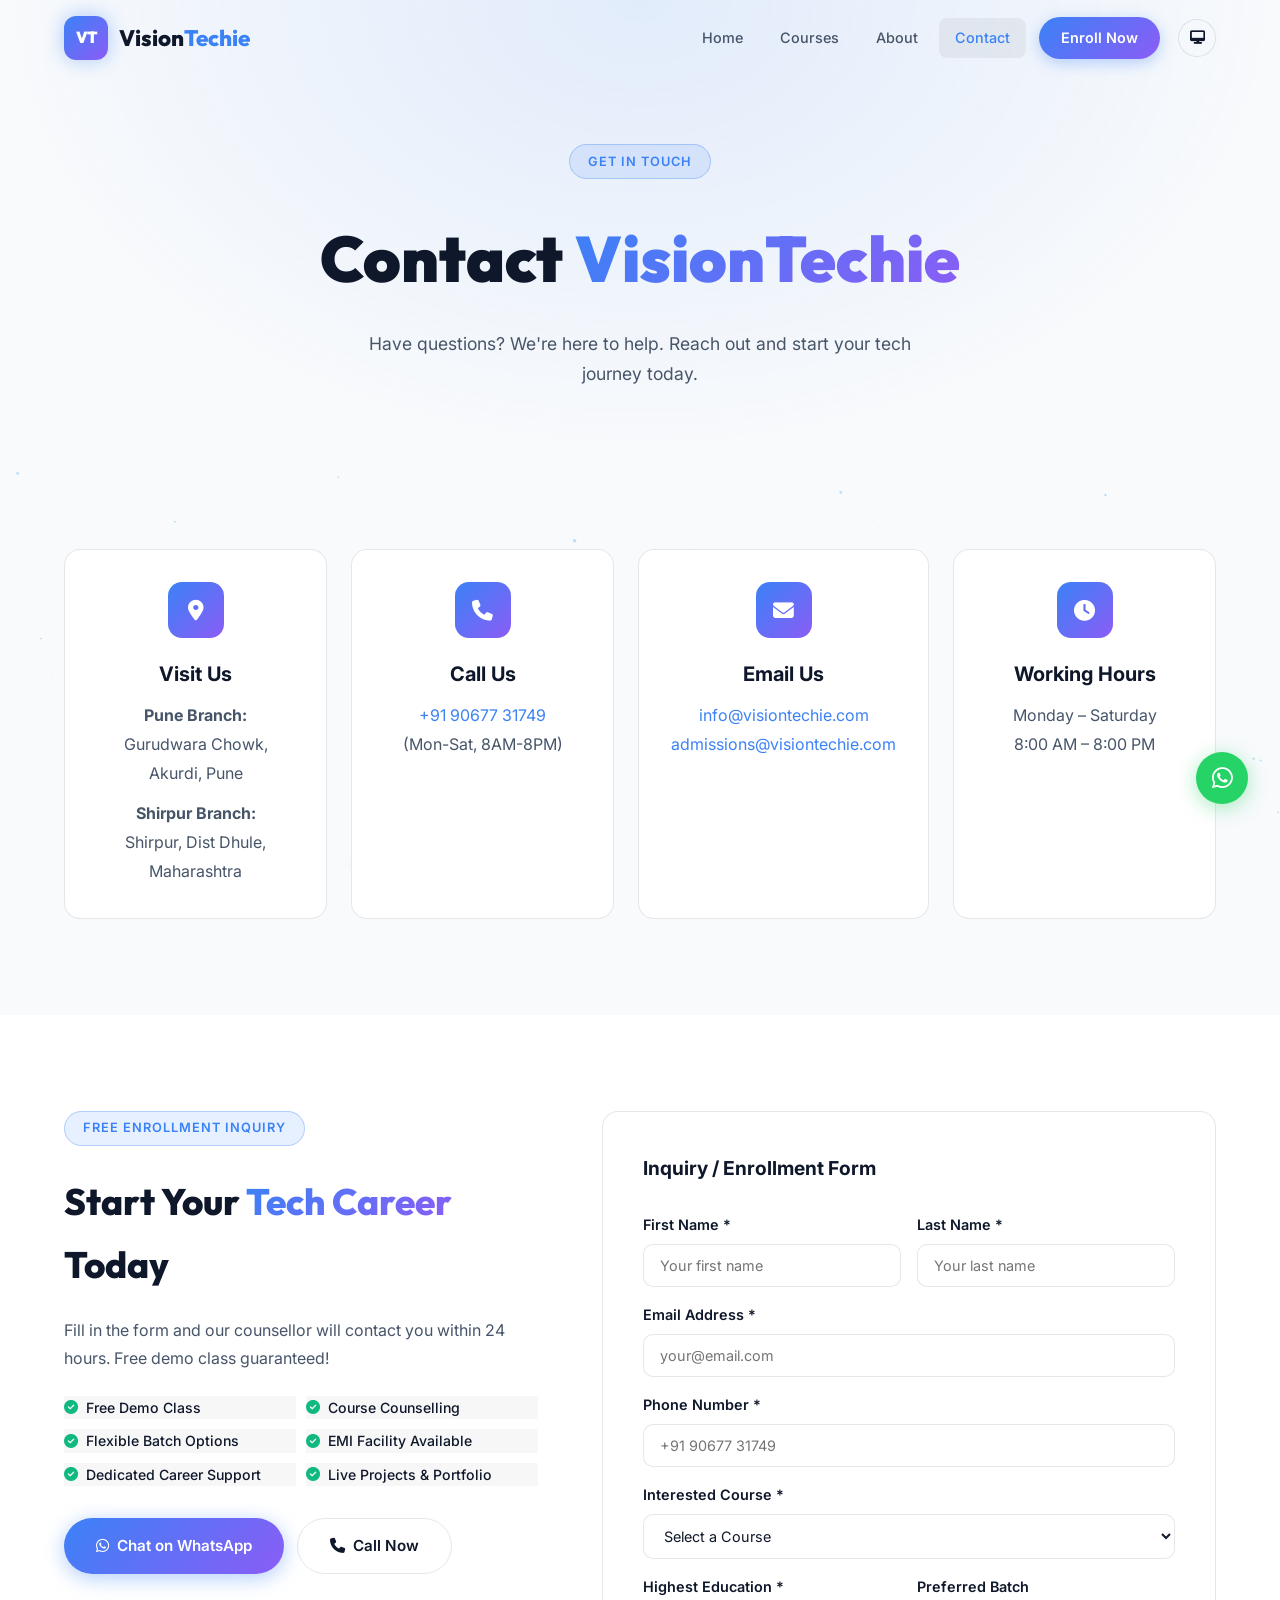
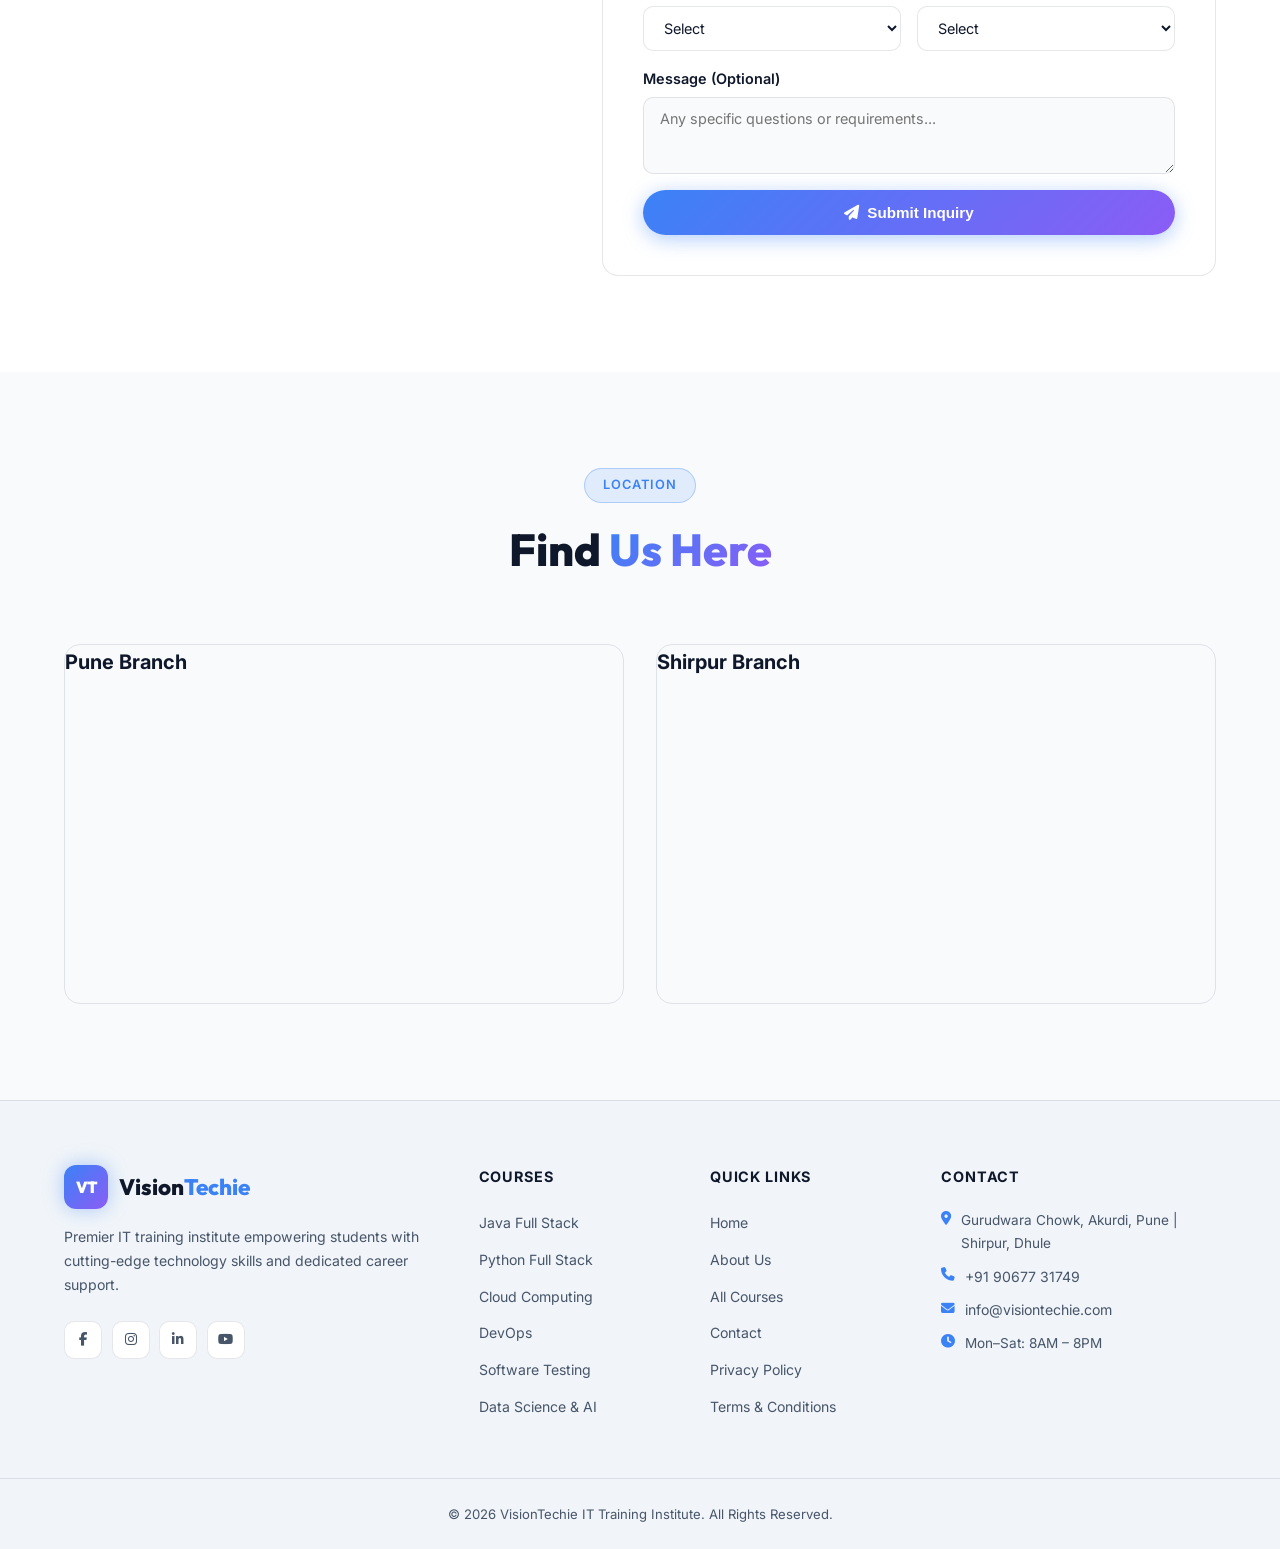
<file: contact.html>
<!DOCTYPE html>
<html lang="en">

<head>
  <meta charset="UTF-8" />
  <meta name="viewport" content="width=device-width,initial-scale=1.0" />
  <title>Contact & Enroll | VisionTechie IT Training Institute</title>
  <meta name="description"
    content="Contact VisionTechie or enroll in your preferred IT course. Free demo classes available. Call +91 90677 31749." />

  <!-- SEO & Social Sharing Tags -->
  <link rel="icon" href="images/logo.png" type="image/png" />
  <link rel="canonical" href="https://visiontechie.com/contact.html" />
  <meta property="og:title" content="Contact & Enroll | VisionTechie IT Training Institute" />
  <meta property="og:description"
    content="Contact VisionTechie or enroll in your preferred IT course. Free demo classes available. Call +91 90677 31749." />
  <meta property="og:image" content="https://visiontechie.com/images/logo.png" />
  <meta property="og:url" content="https://visiontechie.com/contact.html" />
  <meta name="twitter:card" content="summary_large_image" />

  <!-- SEO SCHEMA MARKUP -->
  <script type="application/ld+json">
  {
    "@context": "https://schema.org",
    "@type": "EducationalOrganization",
    "name": "VisionTechie",
    "description": "Next-gen IT training startup offering modern, hands-on courses in Java, Python, Cloud, DevOps, and Data Science.",
    "url": "https://visiontechie.com",
    "logo": "https://visiontechie.com/images/logo.png",
    "address": [
      {
        "@type": "PostalAddress",
        "streetAddress": "Gurudwara Chowk, Akurdi",
        "addressLocality": "Pune",
        "addressRegion": "Maharashtra",
        "addressCountry": "IN"
      },
      {
        "@type": "PostalAddress",
        "streetAddress": "Shirpur",
        "addressLocality": "Dhule",
        "addressRegion": "Maharashtra",
        "addressCountry": "IN"
      }
    ],
    "telephone": "+919067731749"
  }
  </script>
  <link rel="preconnect" href="https://fonts.googleapis.com" />
  <link
    href="https://fonts.googleapis.com/css2?family=Inter:wght@300;400;500;600;700;800;900&family=Outfit:wght@400;600;700;800;900&display=swap"
    rel="stylesheet" />
  <link rel="stylesheet" href="https://cdnjs.cloudflare.com/ajax/libs/font-awesome/6.5.0/css/all.min.css" />
  <link rel="stylesheet" href="css/style.css" />
  <link rel="stylesheet" href="css/pages.css" />
</head>

<body>
  <canvas id="particles-canvas"></canvas>

  <header class="navbar scrolled" id="navbar">
    <div class="nav-container">
      <a href="index.html" class="nav-logo">
        <div class="logo-icon">VT</div><span class="logo-text">Vision<span class="accent">Techie</span></span>
      </a>
      <nav class="nav-links" id="nav-links">
        <a href="index.html" class="nav-link">Home</a>
        <a href="courses.html" class="nav-link">Courses</a>
        <a href="about.html" class="nav-link">About</a>
        <a href="contact.html" class="nav-link active">Contact</a>
        <a href="contact.html#enroll" class="nav-cta">Enroll Now</a>
        <button id="theme-toggle" class="theme-toggle-btn" aria-label="Toggle Theme"><i class="fas fa-desktop"></i></button>
      </nav>
      <button class="hamburger" id="hamburger"><span></span><span></span><span></span></button>
    </div>
  </header>

  <div class="page-hero">
    <div class="page-hero-content">
      <span class="tag">Get In Touch</span>
      <h1>Contact <span class="gradient-text">VisionTechie</span></h1>
      <p>Have questions? We're here to help. Reach out and start your tech journey today.</p>
    </div>
  </div>

  <!-- CONTACT INFO CARDS -->
  <section class="section">
    <div class="container">
      <div class="contact-cards">
        <div class="contact-card">
          <div class="cc-icon"><i class="fas fa-map-marker-alt"></i></div>
          <h3>Visit Us</h3>
          <p>
            <strong>Pune Branch:</strong><br />
            Gurudwara Chowk, Akurdi, Pune
            <span style="display:block;height:12px;"></span>
            <strong>Shirpur Branch:</strong><br />
            Shirpur, Dist Dhule, Maharashtra
          </p>
        </div>
        <div class="contact-card">
          <div class="cc-icon"><i class="fas fa-phone"></i></div>
          <h3>Call Us</h3>
          <p><a href="tel:+919067731749">+91 90677 31749</a><br />(Mon-Sat, 8AM-8PM)</p>
        </div>
        <div class="contact-card">
          <div class="cc-icon"><i class="fas fa-envelope"></i></div>
          <h3>Email Us</h3>
          <p><a href="mailto:info@visiontechie.com">info@visiontechie.com</a><br /><a
              href="mailto:admissions@visiontechie.com">admissions@visiontechie.com</a></p>
        </div>
        <div class="contact-card">
          <div class="cc-icon"><i class="fas fa-clock"></i></div>
          <h3>Working Hours</h3>
          <p>Monday – Saturday<br />8:00 AM – 8:00 PM</p>
        </div>
      </div>
    </div>
  </section>

  <!-- ENROLL FORM -->
  <section class="section dark-bg" id="enroll">
    <div class="container">
      <div class="form-layout">
        <div class="form-info">
          <span class="tag">Free Enrollment Inquiry</span>
          <h2>Start Your <span class="gradient-text">Tech Career</span> Today</h2>
          <p>Fill in the form and our counsellor will contact you within 24 hours. Free demo class guaranteed!</p>
          <div class="form-perks">
            <div class="perk"><i class="fas fa-check-circle"></i> Free Demo Class</div>
            <div class="perk"><i class="fas fa-check-circle"></i> Course Counselling</div>
            <div class="perk"><i class="fas fa-check-circle"></i> Flexible Batch Options</div>
            <div class="perk"><i class="fas fa-check-circle"></i> EMI Facility Available</div>
            <div class="perk"><i class="fas fa-check-circle"></i> Dedicated Career Support</div>
            <div class="perk"><i class="fas fa-check-circle"></i> Live Projects & Portfolio</div>
          </div>
          <div class="form-contact-quick">
            <a href="https://wa.me/919067731749" class="btn btn-primary" target="_blank"><i class="fab fa-whatsapp"></i>
              Chat on WhatsApp</a>
            <a href="tel:+919067731749" class="btn btn-ghost"><i class="fas fa-phone"></i> Call Now</a>
          </div>
        </div>
        <div class="form-box">
          <h3>Inquiry / Enrollment Form</h3>
          <form id="enroll-form" class="enroll-form" onsubmit="handleSubmit(event)">
            <div class="form-row">
              <div class="form-group">
                <label for="fname">First Name *</label>
                <input type="text" id="fname" name="fname" placeholder="Your first name" required />
              </div>
              <div class="form-group">
                <label for="lname">Last Name *</label>
                <input type="text" id="lname" name="lname" placeholder="Your last name" required />
              </div>
            </div>
            <div class="form-group">
              <label for="email">Email Address *</label>
              <input type="email" id="email" name="email" placeholder="your@email.com" required />
            </div>
            <div class="form-group">
              <label for="phone">Phone Number *</label>
              <input type="tel" id="phone" name="phone" placeholder="+91 90677 31749" required />
            </div>
            <div class="form-group">
              <label for="course">Interested Course *</label>
              <select id="course" name="course" required>
                <option value="">Select a Course</option>
                <option value="java">Java Full Stack Development</option>
                <option value="python">Python Full Stack Development</option>
                <option value="cloud">Cloud Computing (AWS/Azure/GCP)</option>
                <option value="devops">DevOps Engineering</option>
                <option value="testing">Software Testing (Manual + Automation)</option>
                <option value="datascience">Data Science & Artificial Intelligence</option>
                <option value="other">Other / Not Sure Yet</option>
              </select>
            </div>
            <div class="form-row">
              <div class="form-group">
                <label for="edu">Highest Education *</label>
                <select id="edu" name="edu" required>
                  <option value="">Select</option>
                  <option>10th / SSC</option>
                  <option>12th / Inter</option>
                  <option>Diploma</option>
                  <option>B.Tech / BE</option>
                  <option>BCA / BSc (CS)</option>
                  <option>MCA / M.Tech</option>
                  <option>MBA / Other PG</option>
                  <option>Working Professional</option>
                </select>
              </div>
              <div class="form-group">
                <label for="batch">Preferred Batch</label>
                <select id="batch" name="batch">
                  <option value="">Select</option>
                  <option>Weekday Morning (9AM–1PM)</option>
                  <option>Weekday Evening (6PM–9PM)</option>
                  <option>Weekend Batch</option>
                  <option>Fast Track</option>
                  <option>Online / Live</option>
                </select>
              </div>
            </div>
            <div class="form-group">
              <label for="msg">Message (Optional)</label>
              <textarea id="msg" name="msg" rows="3" placeholder="Any specific questions or requirements..."></textarea>
            </div>
            <button type="submit" class="btn btn-primary" style="width:100%;justify-content:center" id="submit-btn">
              <i class="fas fa-paper-plane"></i> Submit Inquiry
            </button>
          </form>
          <div class="success-msg" id="success-msg" style="display:none">
            <i class="fas fa-check-circle"></i>
            <h3>Thank You! 🎉</h3>
            <p>Your inquiry has been received. Our counsellor will contact you within 24 hours.</p>
          </div>
        </div>
      </div>
    </div>
  </section>

  <!-- MAP PLACEHOLDER -->
  <section class="section">
    <div class="container">
      <div class="sec-head"><span class="tag">Location</span>
        <h2>Find <span class="gradient-text">Us Here</span></h2>
      </div>
      <div style="display: grid; grid-template-columns: repeat(auto-fit, minmax(300px, 1fr)); gap: 2rem;">
        <div class="map-box">
          <h3 style="margin-bottom: 1rem; font-size: 1.25rem;">Pune Branch</h3>
          <iframe
            src="https://maps.google.com/maps?q=Gurudwara%20Chowk,%20Akurdi,%20Pune,%20Maharashtra&t=&z=14&ie=UTF8&iwloc=&output=embed"
            width="100%" height="300" style="border:0;border-radius:16px;" allowfullscreen loading="lazy">
          </iframe>
        </div>
        <div class="map-box">
          <h3 style="margin-bottom: 1rem; font-size: 1.25rem;">Shirpur Branch</h3>
          <iframe
            src="https://maps.google.com/maps?q=Shirpur,%20Ambika%20Nagar,%20Shirpur-Warwade,%20Maharashtra%20425405&t=&z=14&ie=UTF8&iwloc=&output=embed"
            width="100%" height="300" style="border:0;border-radius:16px;" allowfullscreen loading="lazy">
          </iframe>
        </div>
      </div>
    </div>
  </section>

  <footer class="footer">
    <div class="footer-inner">
      <div class="f-brand">
        <div class="nav-logo">
          <div class="logo-icon">VT</div><span class="logo-text">Vision<span class="accent">Techie</span></span>
        </div>
        <p>Premier IT training institute empowering students with cutting-edge technology skills and dedicated career
          support.</p>
        <div class="socials">
          <a href="https://facebook.com/visiontechie" target="_blank" aria-label="Facebook"><i
              class="fab fa-facebook-f"></i></a>
          <a href="https://instagram.com/visiontechie" target="_blank" aria-label="Instagram"><i
              class="fab fa-instagram"></i></a>
          <a href="https://linkedin.com/company/visiontechie" target="_blank" aria-label="LinkedIn"><i
              class="fab fa-linkedin-in"></i></a>
          <a href="https://youtube.com/@visiontechie" target="_blank" aria-label="YouTube"><i
              class="fab fa-youtube"></i></a>
        </div>
      </div>
      <div class="f-col">
        <h4>Courses</h4>
        <ul>
          <li><a href="courses.html#java">Java Full Stack</a></li>
          <li><a href="courses.html#python">Python Full Stack</a></li>
          <li><a href="courses.html#cloud">Cloud Computing</a></li>
          <li><a href="courses.html#devops">DevOps</a></li>
          <li><a href="courses.html#testing">Software Testing</a></li>
          <li><a href="courses.html#datascience">Data Science & AI</a></li>
        </ul>
      </div>
      <div class="f-col">
        <h4>Quick Links</h4>
        <ul>
          <li><a href="index.html">Home</a></li>
          <li><a href="about.html">About Us</a></li>
          <li><a href="courses.html">All Courses</a></li>
          <li><a href="contact.html">Contact</a></li>
          <li><a href="privacy.html">Privacy Policy</a></li>
          <li><a href="terms.html">Terms & Conditions</a></li>
        </ul>
      </div>
      <div class="f-col">
        <h4>Contact</h4>
        <ul class="fcontact">
          <li><i class="fas fa-map-marker-alt"></i> Gurudwara Chowk, Akurdi, Pune | Shirpur, Dhule</li>
          <li><i class="fas fa-phone"></i><a href="tel:+919067731749">+91 90677 31749</a></li>
          <li><i class="fas fa-envelope"></i><a href="mailto:info@visiontechie.com">info@visiontechie.com</a></li>
          <li><i class="fas fa-clock"></i> Mon–Sat: 8AM – 8PM</li>
        </ul>
      </div>
    </div>
    <div class="f-bottom">
      <p>&copy; <span id="year">2026</span> VisionTechie IT Training Institute. All Rights Reserved.</p>
    </div>
  </footer>
  <button class="scroll-top" id="scroll-top-btn"><i class="fas fa-chevron-up"></i></button>
  <a href="https://wa.me/919067731749" class="wa-btn" target="_blank"><i class="fab fa-whatsapp"></i></a>
  <script src="js/main.js"></script>
  <script>
    async function handleSubmit(e) {
      e.preventDefault();
      const form = e.target;
      const btn = document.getElementById('submit-btn');
      const originalText = btn.innerHTML;

      // Update UI to show loading state
      btn.innerHTML = '<i class="fas fa-spinner fa-spin"></i> Submitting...';
      btn.disabled = true;

      const data = new FormData(form);

      try {
        // Formspree API endpoint - Replace 'YOUR_FORM_ID' with your actual Formspree ID
        const response = await fetch("https://formspree.io/f/xaqarkgn", {
          method: "POST",
          body: data,
          headers: {
            'Accept': 'application/json'
          }
        });

        if (response.ok) {
          form.style.display = 'none';
          document.getElementById('success-msg').style.display = 'flex';
          form.reset();
        } else {
          alert("Oops! There was a problem submitting your form. Please try again.");
        }
      } catch (error) {
        alert("Oops! There was a network error. Please try again or call us directly.");
      } finally {
        btn.innerHTML = originalText;
        btn.disabled = false;
      }
    }
  </script>
</body>

</html>
</file>
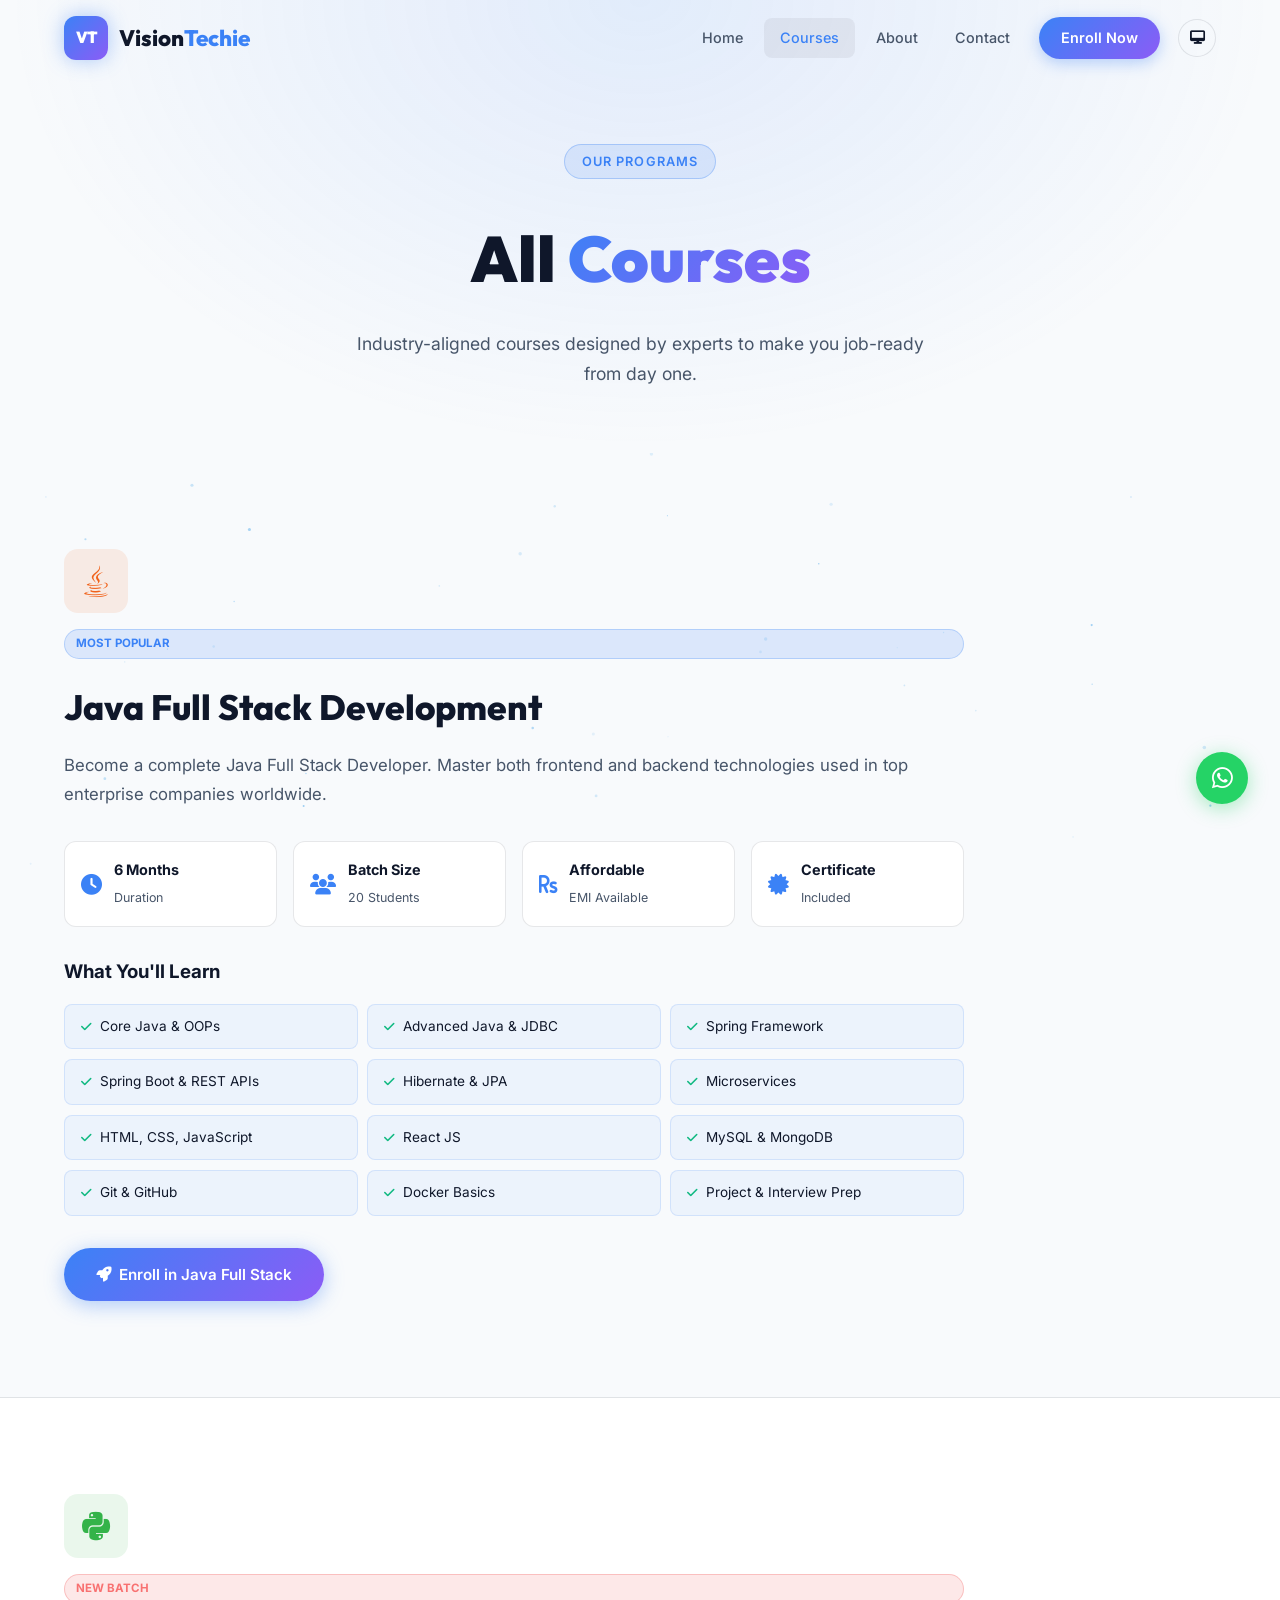
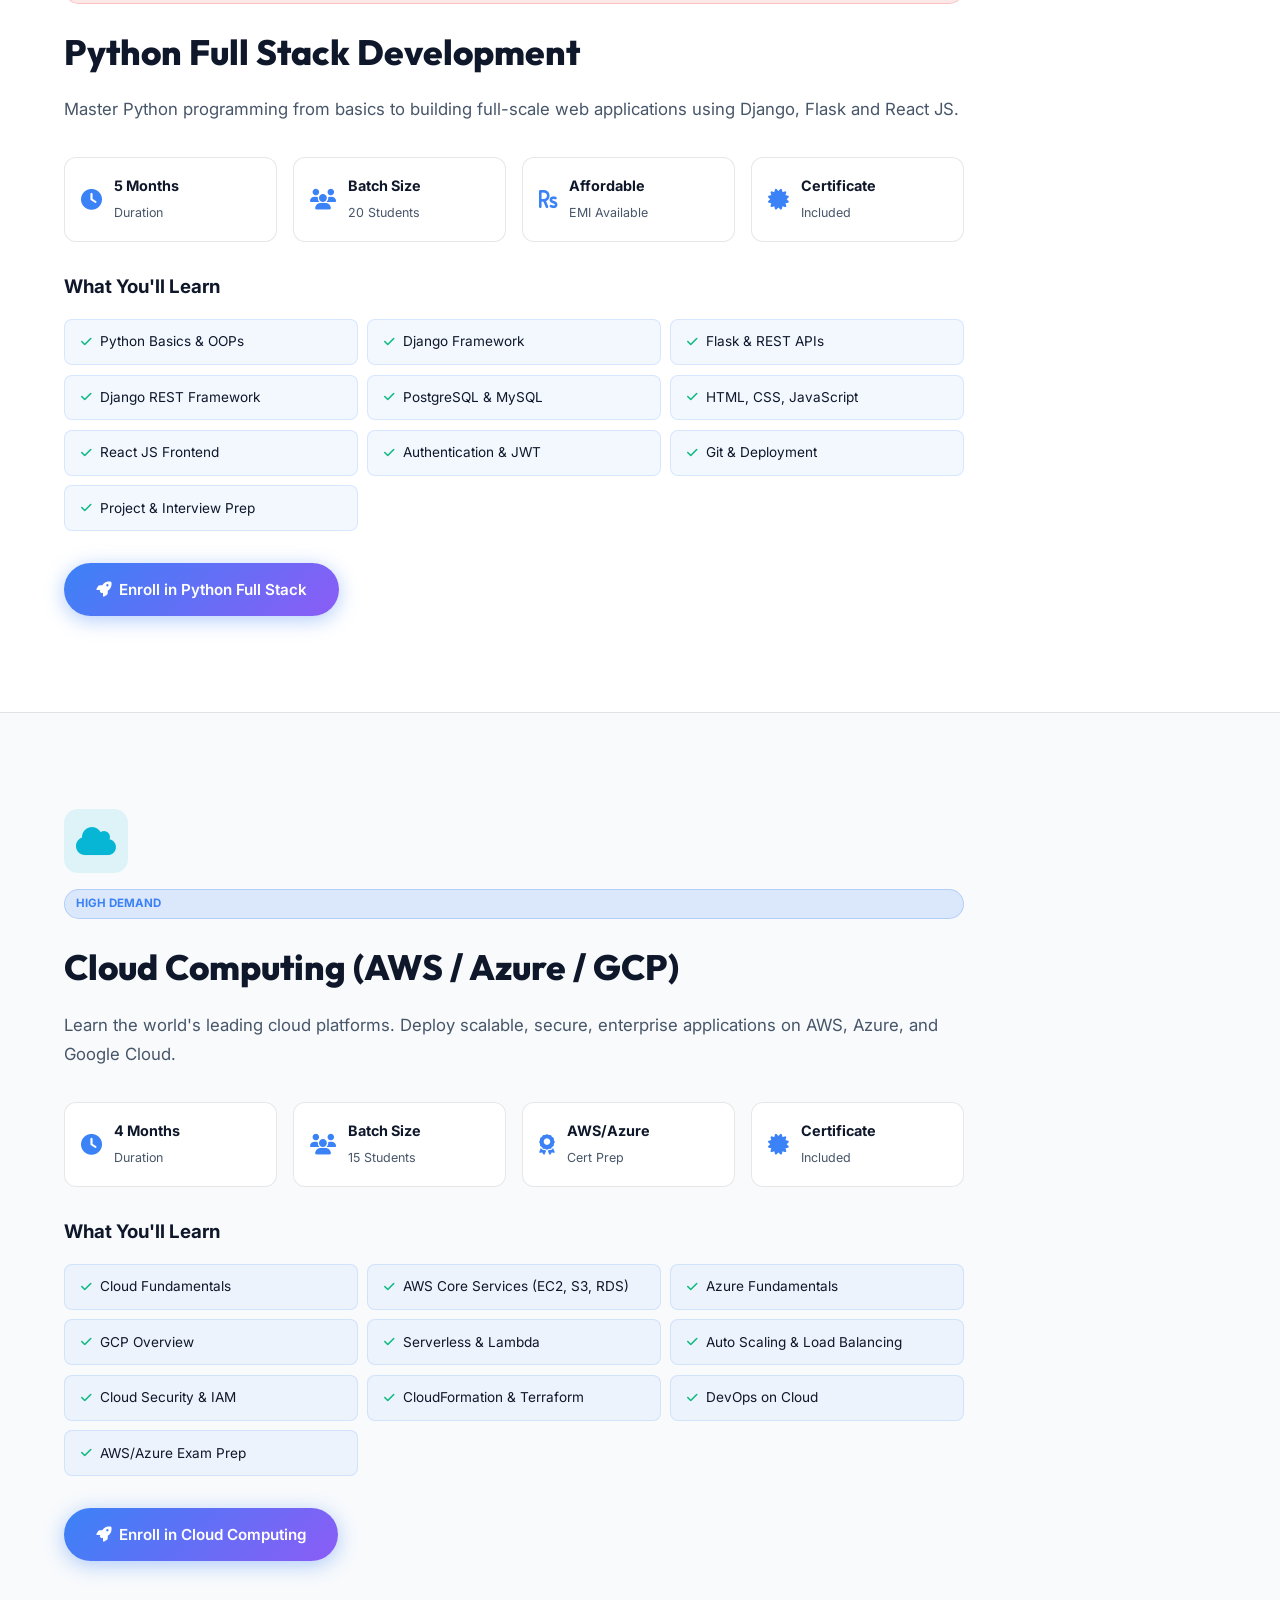
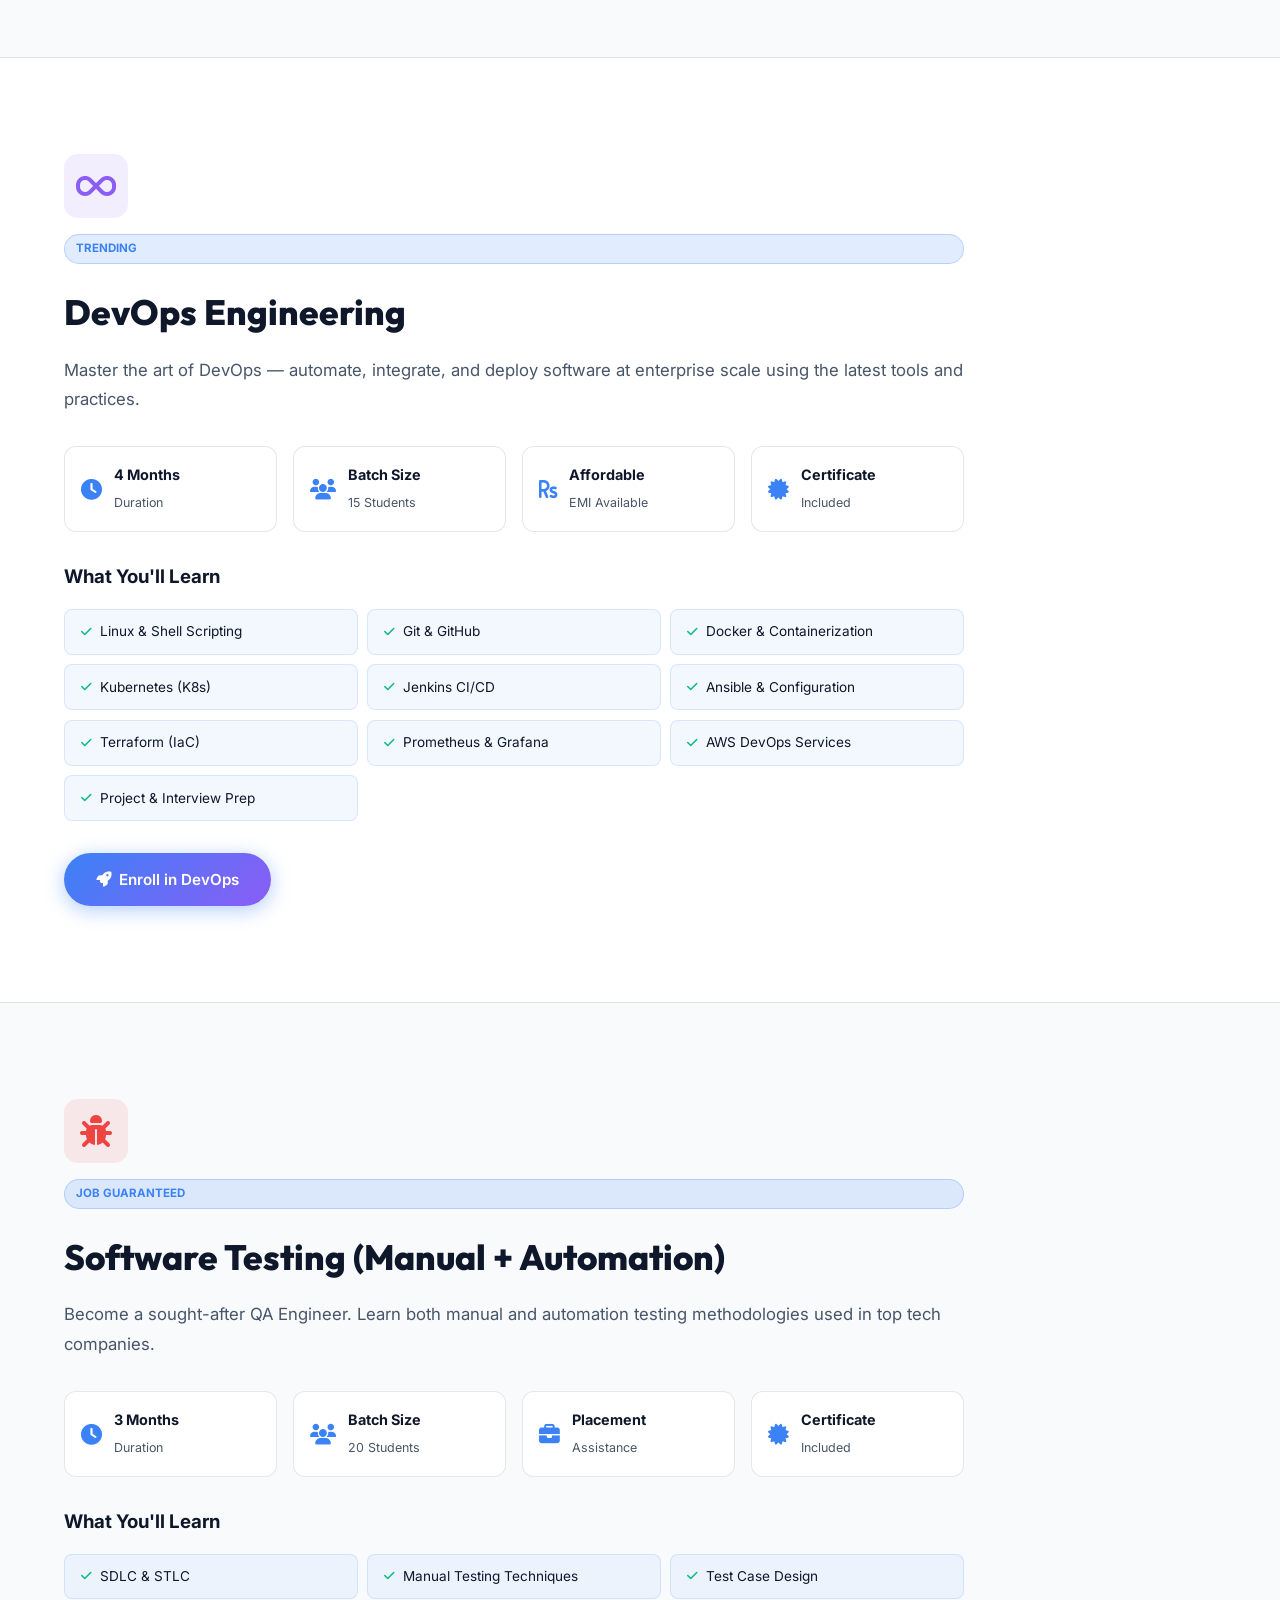
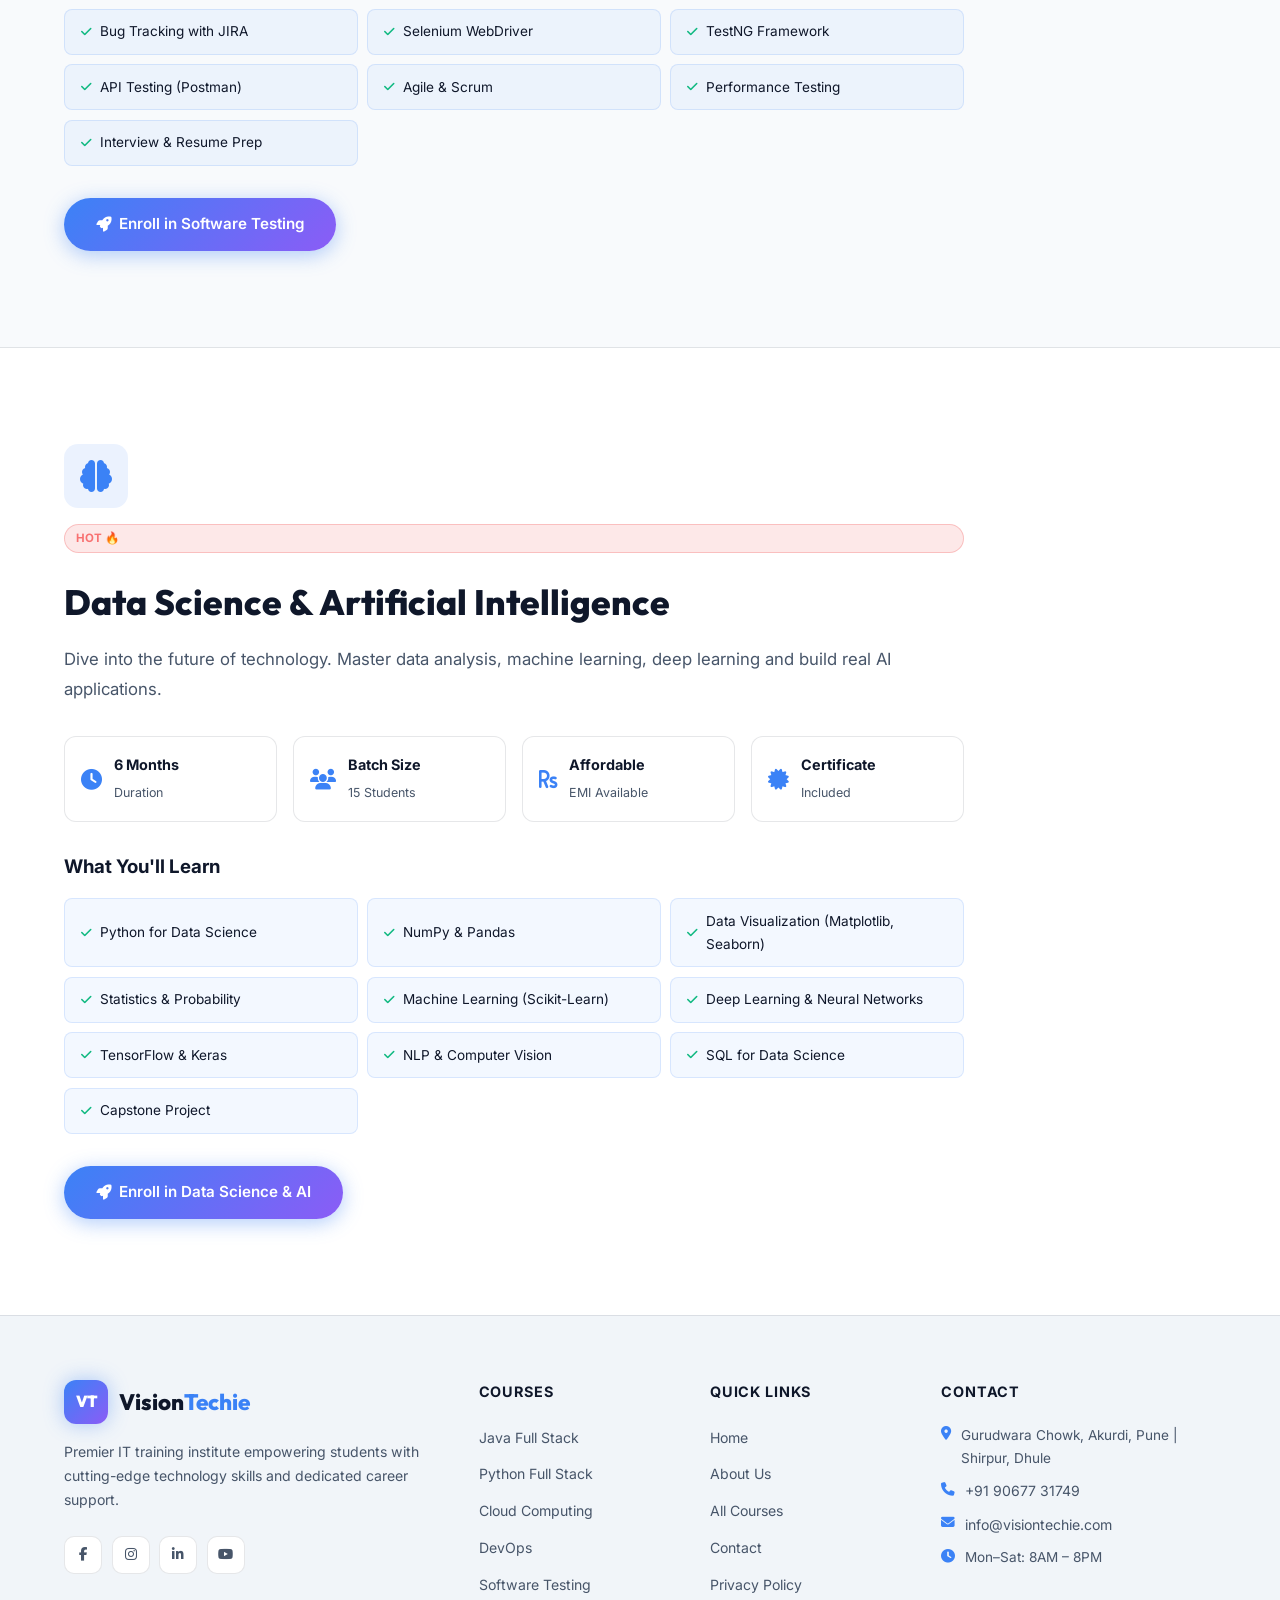
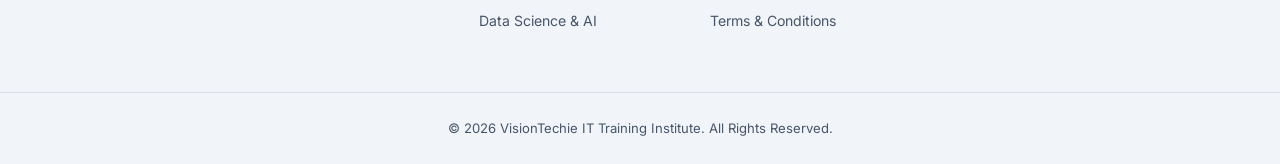
<file: courses.html>
<!DOCTYPE html>
<html lang="en">
<head>
  <meta charset="UTF-8"/><meta name="viewport" content="width=device-width,initial-scale=1.0"/>
  <title>Courses | VisionTechie IT Training Institute</title>
  <meta name="description" content="Explore all IT courses at VisionTechie – Java Full Stack, Python, Cloud Computing, DevOps, Software Testing, Data Science & AI."/>

  <!-- SEO & Social Sharing Tags -->
  <link rel="icon" href="images/logo.png" type="image/png" />
  <link rel="canonical" href="https://visiontechie.com/courses.html" />
  <meta property="og:title" content="Courses | VisionTechie IT Training Institute" />
  <meta property="og:description" content="Explore all IT courses at VisionTechie – Java Full Stack, Python, Cloud Computing, DevOps, Software Testing, Data Science & AI." />
  <meta property="og:image" content="https://visiontechie.com/images/logo.png" />
  <meta property="og:url" content="https://visiontechie.com/courses.html" />
  <meta name="twitter:card" content="summary_large_image" />
  <link rel="preconnect" href="https://fonts.googleapis.com"/>
  <link href="https://fonts.googleapis.com/css2?family=Inter:wght@300;400;500;600;700;800;900&family=Outfit:wght@400;600;700;800;900&display=swap" rel="stylesheet"/>
  <link rel="stylesheet" href="https://cdnjs.cloudflare.com/ajax/libs/font-awesome/6.5.0/css/all.min.css"/>
  <link rel="stylesheet" href="css/style.css"/>
  <link rel="stylesheet" href="css/pages.css"/>
</head>
<body>
<canvas id="particles-canvas"></canvas>

<header class="navbar scrolled" id="navbar">
  <div class="nav-container">
    <a href="index.html" class="nav-logo"><div class="logo-icon">VT</div><span class="logo-text">Vision<span class="accent">Techie</span></span></a>
    <nav class="nav-links" id="nav-links">
      <a href="index.html" class="nav-link">Home</a>
      <a href="courses.html" class="nav-link active">Courses</a>
      <a href="about.html" class="nav-link">About</a>
      <a href="contact.html" class="nav-link">Contact</a>
      <a href="contact.html#enroll" class="nav-cta">Enroll Now</a>
      <button id="theme-toggle" class="theme-toggle-btn" aria-label="Toggle Theme"><i class="fas fa-desktop"></i></button>
    </nav>
    <button class="hamburger" id="hamburger"><span></span><span></span><span></span></button>
  </div>
</header>

<!-- PAGE HERO -->
<div class="page-hero">
  <div class="page-hero-content">
    <span class="tag">Our Programs</span>
    <h1>All <span class="gradient-text">Courses</span></h1>
    <p>Industry-aligned courses designed by experts to make you job-ready from day one.</p>
  </div>
</div>

<!-- COURSES DETAIL -->
<section class="section" id="java">
  <div class="container">
    <div class="course-detail">
      <div class="cd-left">
        <div class="c-icon java-c" style="width:64px;height:64px;font-size:2rem;margin-bottom:1rem"><i class="fab fa-java"></i></div>
        <div class="c-badge" style="position:static;margin-bottom:1.2rem">Most Popular</div>
        <h2>Java Full Stack Development</h2>
        <p class="cd-desc">Become a complete Java Full Stack Developer. Master both frontend and backend technologies used in top enterprise companies worldwide.</p>
        <div class="cd-meta-row">
          <div class="cd-meta-item"><i class="fas fa-clock"></i><div><strong>6 Months</strong><small>Duration</small></div></div>
          <div class="cd-meta-item"><i class="fas fa-users"></i><div><strong>Batch Size</strong><small>20 Students</small></div></div>
          <div class="cd-meta-item"><i class="fas fa-rupee-sign"></i><div><strong>Affordable</strong><small>EMI Available</small></div></div>
          <div class="cd-meta-item"><i class="fas fa-certificate"></i><div><strong>Certificate</strong><small>Included</small></div></div>
        </div>
        <h3 style="margin:1.8rem 0 1rem">What You'll Learn</h3>
        <div class="syllabus-grid">
          <div class="syl-item"><i class="fas fa-check"></i> Core Java & OOPs</div>
          <div class="syl-item"><i class="fas fa-check"></i> Advanced Java & JDBC</div>
          <div class="syl-item"><i class="fas fa-check"></i> Spring Framework</div>
          <div class="syl-item"><i class="fas fa-check"></i> Spring Boot & REST APIs</div>
          <div class="syl-item"><i class="fas fa-check"></i> Hibernate & JPA</div>
          <div class="syl-item"><i class="fas fa-check"></i> Microservices</div>
          <div class="syl-item"><i class="fas fa-check"></i> HTML, CSS, JavaScript</div>
          <div class="syl-item"><i class="fas fa-check"></i> React JS</div>
          <div class="syl-item"><i class="fas fa-check"></i> MySQL & MongoDB</div>
          <div class="syl-item"><i class="fas fa-check"></i> Git & GitHub</div>
          <div class="syl-item"><i class="fas fa-check"></i> Docker Basics</div>
          <div class="syl-item"><i class="fas fa-check"></i> Project & Interview Prep</div>
        </div>
        <a href="contact.html#enroll" class="btn btn-primary" style="margin-top:2rem"><i class="fas fa-rocket"></i> Enroll in Java Full Stack</a>
      </div>
    </div>
  </div>
</section>

<div class="section-sep"></div>

<section class="section dark-bg" id="python">
  <div class="container">
    <div class="course-detail">
      <div class="cd-left">
        <div class="c-icon py-c" style="width:64px;height:64px;font-size:2rem;margin-bottom:1rem"><i class="fab fa-python"></i></div>
        <div class="c-badge hot" style="position:static;margin-bottom:1.2rem">New Batch</div>
        <h2>Python Full Stack Development</h2>
        <p class="cd-desc">Master Python programming from basics to building full-scale web applications using Django, Flask and React JS.</p>
        <div class="cd-meta-row">
          <div class="cd-meta-item"><i class="fas fa-clock"></i><div><strong>5 Months</strong><small>Duration</small></div></div>
          <div class="cd-meta-item"><i class="fas fa-users"></i><div><strong>Batch Size</strong><small>20 Students</small></div></div>
          <div class="cd-meta-item"><i class="fas fa-rupee-sign"></i><div><strong>Affordable</strong><small>EMI Available</small></div></div>
          <div class="cd-meta-item"><i class="fas fa-certificate"></i><div><strong>Certificate</strong><small>Included</small></div></div>
        </div>
        <h3 style="margin:1.8rem 0 1rem">What You'll Learn</h3>
        <div class="syllabus-grid">
          <div class="syl-item"><i class="fas fa-check"></i> Python Basics & OOPs</div>
          <div class="syl-item"><i class="fas fa-check"></i> Django Framework</div>
          <div class="syl-item"><i class="fas fa-check"></i> Flask & REST APIs</div>
          <div class="syl-item"><i class="fas fa-check"></i> Django REST Framework</div>
          <div class="syl-item"><i class="fas fa-check"></i> PostgreSQL & MySQL</div>
          <div class="syl-item"><i class="fas fa-check"></i> HTML, CSS, JavaScript</div>
          <div class="syl-item"><i class="fas fa-check"></i> React JS Frontend</div>
          <div class="syl-item"><i class="fas fa-check"></i> Authentication & JWT</div>
          <div class="syl-item"><i class="fas fa-check"></i> Git & Deployment</div>
          <div class="syl-item"><i class="fas fa-check"></i> Project & Interview Prep</div>
        </div>
        <a href="contact.html#enroll" class="btn btn-primary" style="margin-top:2rem"><i class="fas fa-rocket"></i> Enroll in Python Full Stack</a>
      </div>
    </div>
  </div>
</section>

<div class="section-sep"></div>

<section class="section" id="cloud">
  <div class="container">
    <div class="course-detail">
      <div class="cd-left">
        <div class="c-icon cl-c" style="width:64px;height:64px;font-size:2rem;margin-bottom:1rem"><i class="fas fa-cloud"></i></div>
        <div class="c-badge" style="position:static;margin-bottom:1.2rem">High Demand</div>
        <h2>Cloud Computing (AWS / Azure / GCP)</h2>
        <p class="cd-desc">Learn the world's leading cloud platforms. Deploy scalable, secure, enterprise applications on AWS, Azure, and Google Cloud.</p>
        <div class="cd-meta-row">
          <div class="cd-meta-item"><i class="fas fa-clock"></i><div><strong>4 Months</strong><small>Duration</small></div></div>
          <div class="cd-meta-item"><i class="fas fa-users"></i><div><strong>Batch Size</strong><small>15 Students</small></div></div>
          <div class="cd-meta-item"><i class="fas fa-award"></i><div><strong>AWS/Azure</strong><small>Cert Prep</small></div></div>
          <div class="cd-meta-item"><i class="fas fa-certificate"></i><div><strong>Certificate</strong><small>Included</small></div></div>
        </div>
        <h3 style="margin:1.8rem 0 1rem">What You'll Learn</h3>
        <div class="syllabus-grid">
          <div class="syl-item"><i class="fas fa-check"></i> Cloud Fundamentals</div>
          <div class="syl-item"><i class="fas fa-check"></i> AWS Core Services (EC2, S3, RDS)</div>
          <div class="syl-item"><i class="fas fa-check"></i> Azure Fundamentals</div>
          <div class="syl-item"><i class="fas fa-check"></i> GCP Overview</div>
          <div class="syl-item"><i class="fas fa-check"></i> Serverless & Lambda</div>
          <div class="syl-item"><i class="fas fa-check"></i> Auto Scaling & Load Balancing</div>
          <div class="syl-item"><i class="fas fa-check"></i> Cloud Security & IAM</div>
          <div class="syl-item"><i class="fas fa-check"></i> CloudFormation & Terraform</div>
          <div class="syl-item"><i class="fas fa-check"></i> DevOps on Cloud</div>
          <div class="syl-item"><i class="fas fa-check"></i> AWS/Azure Exam Prep</div>
        </div>
        <a href="contact.html#enroll" class="btn btn-primary" style="margin-top:2rem"><i class="fas fa-rocket"></i> Enroll in Cloud Computing</a>
      </div>
    </div>
  </div>
</section>

<div class="section-sep"></div>

<!-- DEVOPS, TESTING, DATA SCIENCE CARDS -->
<section class="section dark-bg" id="devops">
  <div class="container">
    <div class="course-detail">
      <div class="cd-left">
        <div class="c-icon dv-c" style="width:64px;height:64px;font-size:2rem;margin-bottom:1rem"><i class="fas fa-infinity"></i></div>
        <div class="c-badge" style="position:static;margin-bottom:1.2rem">Trending</div>
        <h2>DevOps Engineering</h2>
        <p class="cd-desc">Master the art of DevOps — automate, integrate, and deploy software at enterprise scale using the latest tools and practices.</p>
        <div class="cd-meta-row">
          <div class="cd-meta-item"><i class="fas fa-clock"></i><div><strong>4 Months</strong><small>Duration</small></div></div>
          <div class="cd-meta-item"><i class="fas fa-users"></i><div><strong>Batch Size</strong><small>15 Students</small></div></div>
          <div class="cd-meta-item"><i class="fas fa-rupee-sign"></i><div><strong>Affordable</strong><small>EMI Available</small></div></div>
          <div class="cd-meta-item"><i class="fas fa-certificate"></i><div><strong>Certificate</strong><small>Included</small></div></div>
        </div>
        <h3 style="margin:1.8rem 0 1rem">What You'll Learn</h3>
        <div class="syllabus-grid">
          <div class="syl-item"><i class="fas fa-check"></i> Linux & Shell Scripting</div>
          <div class="syl-item"><i class="fas fa-check"></i> Git & GitHub</div>
          <div class="syl-item"><i class="fas fa-check"></i> Docker & Containerization</div>
          <div class="syl-item"><i class="fas fa-check"></i> Kubernetes (K8s)</div>
          <div class="syl-item"><i class="fas fa-check"></i> Jenkins CI/CD</div>
          <div class="syl-item"><i class="fas fa-check"></i> Ansible & Configuration</div>
          <div class="syl-item"><i class="fas fa-check"></i> Terraform (IaC)</div>
          <div class="syl-item"><i class="fas fa-check"></i> Prometheus & Grafana</div>
          <div class="syl-item"><i class="fas fa-check"></i> AWS DevOps Services</div>
          <div class="syl-item"><i class="fas fa-check"></i> Project & Interview Prep</div>
        </div>
        <a href="contact.html#enroll" class="btn btn-primary" style="margin-top:2rem"><i class="fas fa-rocket"></i> Enroll in DevOps</a>
      </div>
    </div>
  </div>
</section>

<div class="section-sep"></div>

<section class="section" id="testing">
  <div class="container">
    <div class="course-detail">
      <div class="cd-left">
        <div class="c-icon tst-c" style="width:64px;height:64px;font-size:2rem;margin-bottom:1rem"><i class="fas fa-bug"></i></div>
        <div class="c-badge" style="position:static;margin-bottom:1.2rem">Job Guaranteed</div>
        <h2>Software Testing (Manual + Automation)</h2>
        <p class="cd-desc">Become a sought-after QA Engineer. Learn both manual and automation testing methodologies used in top tech companies.</p>
        <div class="cd-meta-row">
          <div class="cd-meta-item"><i class="fas fa-clock"></i><div><strong>3 Months</strong><small>Duration</small></div></div>
          <div class="cd-meta-item"><i class="fas fa-users"></i><div><strong>Batch Size</strong><small>20 Students</small></div></div>
          <div class="cd-meta-item"><i class="fas fa-briefcase"></i><div><strong>Placement</strong><small>Assistance</small></div></div>
          <div class="cd-meta-item"><i class="fas fa-certificate"></i><div><strong>Certificate</strong><small>Included</small></div></div>
        </div>
        <h3 style="margin:1.8rem 0 1rem">What You'll Learn</h3>
        <div class="syllabus-grid">
          <div class="syl-item"><i class="fas fa-check"></i> SDLC & STLC</div>
          <div class="syl-item"><i class="fas fa-check"></i> Manual Testing Techniques</div>
          <div class="syl-item"><i class="fas fa-check"></i> Test Case Design</div>
          <div class="syl-item"><i class="fas fa-check"></i> Bug Tracking with JIRA</div>
          <div class="syl-item"><i class="fas fa-check"></i> Selenium WebDriver</div>
          <div class="syl-item"><i class="fas fa-check"></i> TestNG Framework</div>
          <div class="syl-item"><i class="fas fa-check"></i> API Testing (Postman)</div>
          <div class="syl-item"><i class="fas fa-check"></i> Agile & Scrum</div>
          <div class="syl-item"><i class="fas fa-check"></i> Performance Testing</div>
          <div class="syl-item"><i class="fas fa-check"></i> Interview & Resume Prep</div>
        </div>
        <a href="contact.html#enroll" class="btn btn-primary" style="margin-top:2rem"><i class="fas fa-rocket"></i> Enroll in Software Testing</a>
      </div>
    </div>
  </div>
</section>

<div class="section-sep"></div>

<section class="section dark-bg" id="datascience">
  <div class="container">
    <div class="course-detail">
      <div class="cd-left">
        <div class="c-icon ds-c" style="width:64px;height:64px;font-size:2rem;margin-bottom:1rem"><i class="fas fa-brain"></i></div>
        <div class="c-badge hot" style="position:static;margin-bottom:1.2rem">Hot 🔥</div>
        <h2>Data Science & Artificial Intelligence</h2>
        <p class="cd-desc">Dive into the future of technology. Master data analysis, machine learning, deep learning and build real AI applications.</p>
        <div class="cd-meta-row">
          <div class="cd-meta-item"><i class="fas fa-clock"></i><div><strong>6 Months</strong><small>Duration</small></div></div>
          <div class="cd-meta-item"><i class="fas fa-users"></i><div><strong>Batch Size</strong><small>15 Students</small></div></div>
          <div class="cd-meta-item"><i class="fas fa-rupee-sign"></i><div><strong>Affordable</strong><small>EMI Available</small></div></div>
          <div class="cd-meta-item"><i class="fas fa-certificate"></i><div><strong>Certificate</strong><small>Included</small></div></div>
        </div>
        <h3 style="margin:1.8rem 0 1rem">What You'll Learn</h3>
        <div class="syllabus-grid">
          <div class="syl-item"><i class="fas fa-check"></i> Python for Data Science</div>
          <div class="syl-item"><i class="fas fa-check"></i> NumPy & Pandas</div>
          <div class="syl-item"><i class="fas fa-check"></i> Data Visualization (Matplotlib, Seaborn)</div>
          <div class="syl-item"><i class="fas fa-check"></i> Statistics & Probability</div>
          <div class="syl-item"><i class="fas fa-check"></i> Machine Learning (Scikit-Learn)</div>
          <div class="syl-item"><i class="fas fa-check"></i> Deep Learning & Neural Networks</div>
          <div class="syl-item"><i class="fas fa-check"></i> TensorFlow & Keras</div>
          <div class="syl-item"><i class="fas fa-check"></i> NLP & Computer Vision</div>
          <div class="syl-item"><i class="fas fa-check"></i> SQL for Data Science</div>
          <div class="syl-item"><i class="fas fa-check"></i> Capstone Project</div>
        </div>
        <a href="contact.html#enroll" class="btn btn-primary" style="margin-top:2rem"><i class="fas fa-rocket"></i> Enroll in Data Science & AI</a>
      </div>
    </div>
  </div>
</section>

<!-- FOOTER -->
<footer class="footer">
  <div class="footer-inner">
    <div class="f-brand">
      <div class="nav-logo">
        <div class="logo-icon">VT</div><span class="logo-text">Vision<span class="accent">Techie</span></span>
      </div>
      <p>Premier IT training institute empowering students with cutting-edge technology skills and dedicated career support.</p>
      <div class="socials">
        <a href="https://facebook.com/visiontechie" target="_blank" aria-label="Facebook"><i class="fab fa-facebook-f"></i></a>
        <a href="https://instagram.com/visiontechie" target="_blank" aria-label="Instagram"><i class="fab fa-instagram"></i></a>
        <a href="https://linkedin.com/company/visiontechie" target="_blank" aria-label="LinkedIn"><i class="fab fa-linkedin-in"></i></a>
        <a href="https://youtube.com/@visiontechie" target="_blank" aria-label="YouTube"><i class="fab fa-youtube"></i></a>
      </div>
    </div>
    <div class="f-col">
      <h4>Courses</h4>
      <ul>
        <li><a href="courses.html#java">Java Full Stack</a></li>
        <li><a href="courses.html#python">Python Full Stack</a></li>
        <li><a href="courses.html#cloud">Cloud Computing</a></li>
        <li><a href="courses.html#devops">DevOps</a></li>
        <li><a href="courses.html#testing">Software Testing</a></li>
        <li><a href="courses.html#datascience">Data Science & AI</a></li>
      </ul>
    </div>
    <div class="f-col">
      <h4>Quick Links</h4>
      <ul>
        <li><a href="index.html">Home</a></li>
        <li><a href="about.html">About Us</a></li>
        <li><a href="courses.html">All Courses</a></li>
        <li><a href="contact.html">Contact</a></li>
        <li><a href="privacy.html">Privacy Policy</a></li>
        <li><a href="terms.html">Terms & Conditions</a></li>
      </ul>
    </div>
    <div class="f-col">
      <h4>Contact</h4>
      <ul class="fcontact">
        <li><i class="fas fa-map-marker-alt"></i> Gurudwara Chowk, Akurdi, Pune | Shirpur, Dhule</li>
        <li><i class="fas fa-phone"></i><a href="tel:+919067731749">+91 90677 31749</a></li>
        <li><i class="fas fa-envelope"></i><a href="mailto:info@visiontechie.com">info@visiontechie.com</a></li>
        <li><i class="fas fa-clock"></i> Mon–Sat: 8AM – 8PM</li>
      </ul>
    </div>
  </div>
  <div class="f-bottom">
    <p>&copy; <span id="year">2026</span> VisionTechie IT Training Institute. All Rights Reserved.</p>
  </div>
</footer>

<button class="scroll-top" id="scroll-top-btn"><i class="fas fa-chevron-up"></i></button>
<a href="https://wa.me/919067731749" class="wa-btn" target="_blank" aria-label="WhatsApp"><i class="fab fa-whatsapp"></i></a>
<script src="js/main.js"></script>
</body>
</html>
</file>
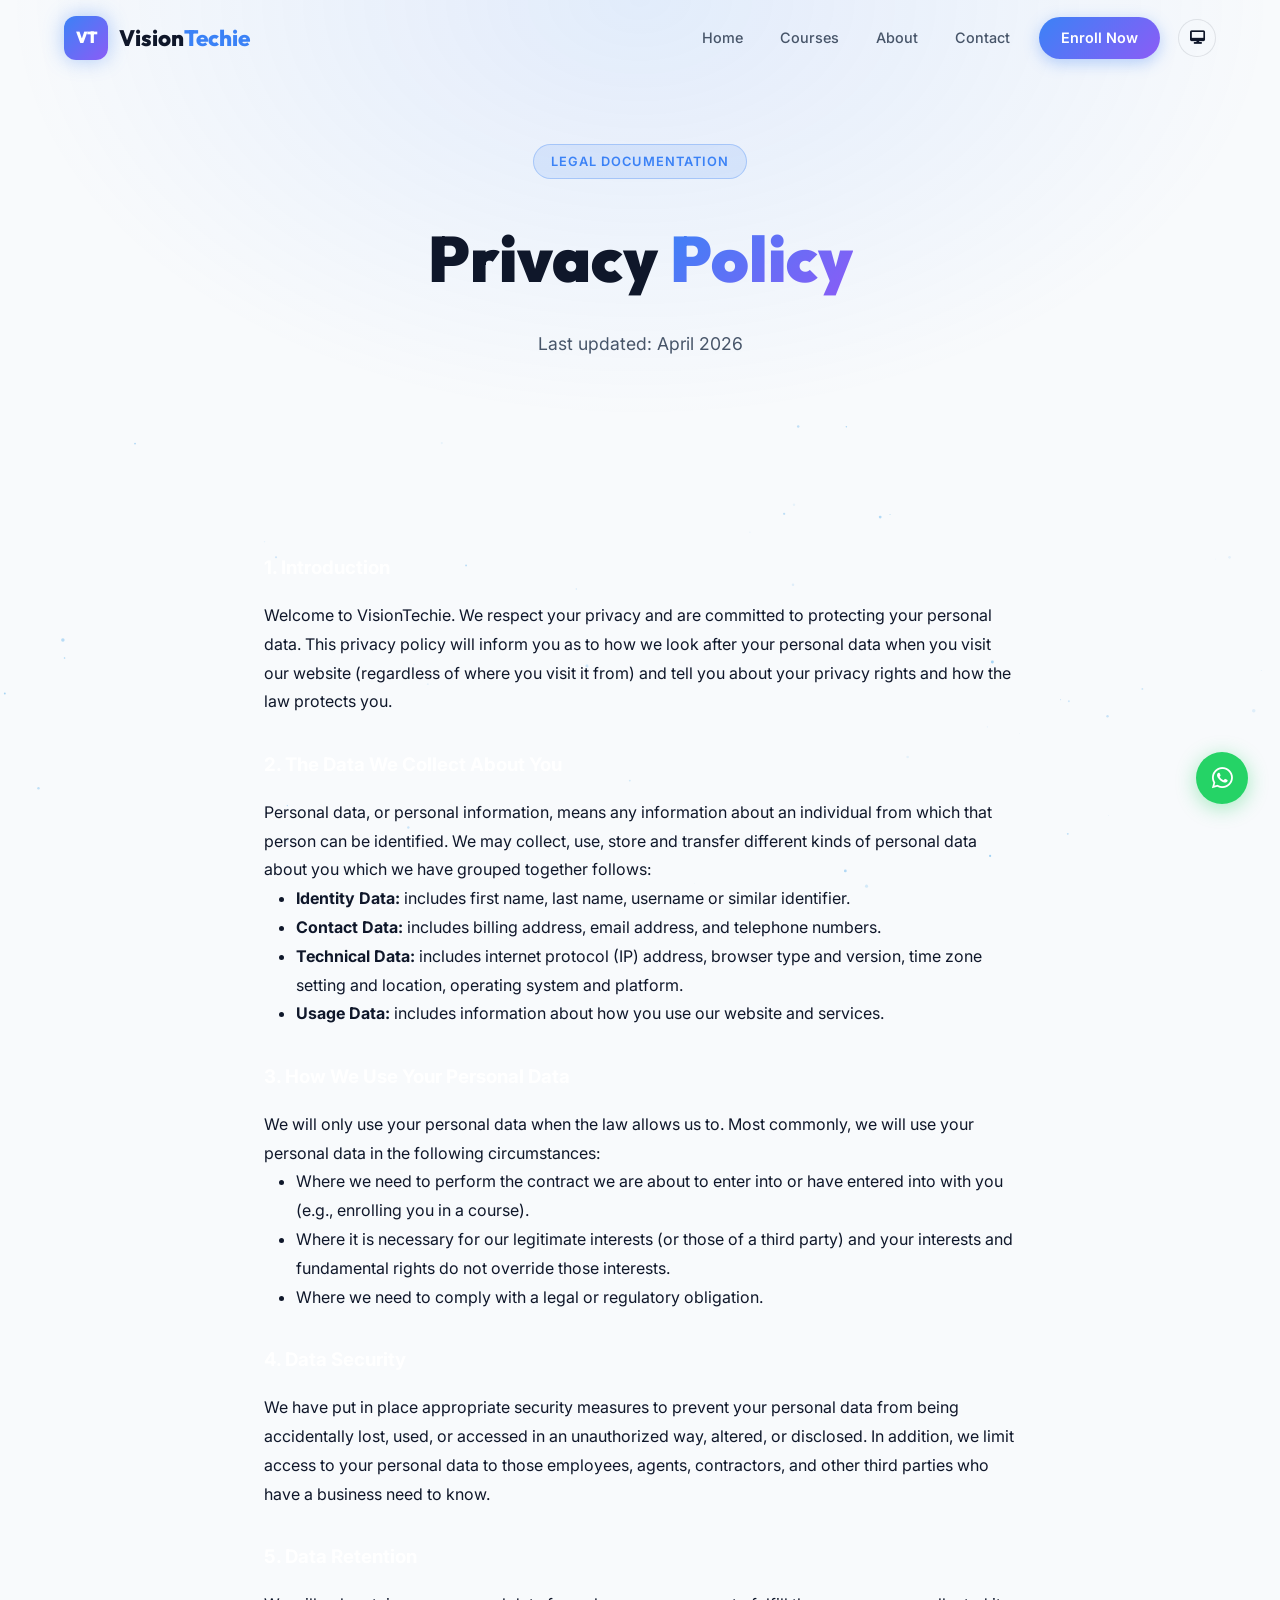
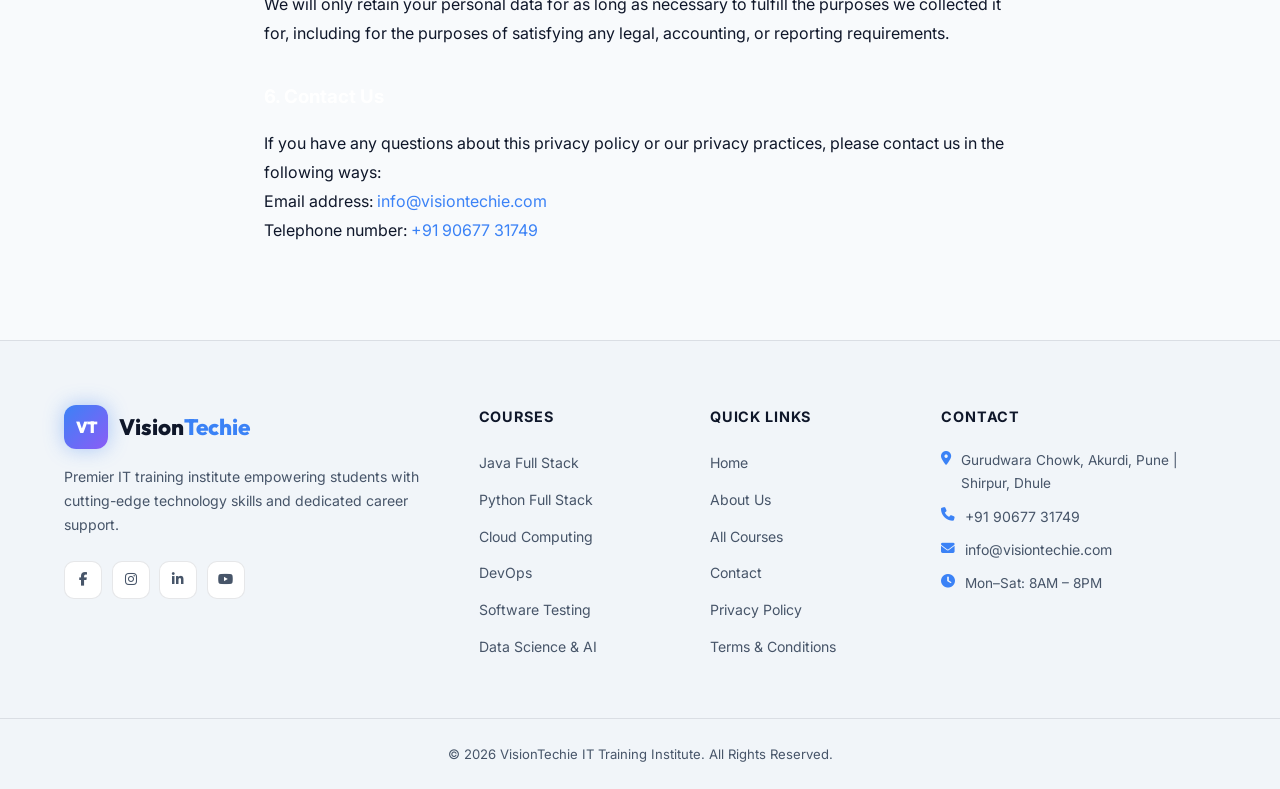
<file: privacy.html>
<!DOCTYPE html>
<html lang="en">
<head>
  <meta charset="UTF-8" />
  <meta name="viewport" content="width=device-width,initial-scale=1.0" />
  <title>Privacy Policy | VisionTechie IT Training Institute</title>
  <meta name="description" content="Privacy Policy for VisionTechie IT Training Institute. Learn how we handle and protect your data." />

  <!-- SEO & Social Sharing Tags -->
  <link rel="icon" href="images/logo.png" type="image/png" />
  <link rel="canonical" href="https://visiontechie.com/privacy.html" />
  <meta property="og:title" content="Privacy Policy | VisionTechie IT Training Institute" />
  <meta property="og:description" content="Privacy Policy for VisionTechie IT Training Institute. Learn how we handle and protect your data." />
  <meta property="og:image" content="https://visiontechie.com/images/logo.png" />
  <meta property="og:url" content="https://visiontechie.com/privacy.html" />
  <meta name="twitter:card" content="summary_large_image" />

  <link rel="preconnect" href="https://fonts.googleapis.com" />
  <link href="https://fonts.googleapis.com/css2?family=Inter:wght@300;400;500;600;700;800;900&family=Outfit:wght@400;600;700;800;900&display=swap" rel="stylesheet" />
  <link rel="stylesheet" href="https://cdnjs.cloudflare.com/ajax/libs/font-awesome/6.5.0/css/all.min.css" />
  <link rel="stylesheet" href="css/style.css" />
  <link rel="stylesheet" href="css/pages.css" />
</head>

<body>
  <canvas id="particles-canvas"></canvas>

  <header class="navbar scrolled" id="navbar">
    <div class="nav-container">
      <a href="index.html" class="nav-logo">
        <div class="logo-icon">VT</div><span class="logo-text">Vision<span class="accent">Techie</span></span>
      </a>
      <nav class="nav-links" id="nav-links">
        <a href="index.html" class="nav-link">Home</a>
        <a href="courses.html" class="nav-link">Courses</a>
        <a href="about.html" class="nav-link">About</a>
        <a href="contact.html" class="nav-link">Contact</a>
        <a href="contact.html#enroll" class="nav-cta">Enroll Now</a>
        <button id="theme-toggle" class="theme-toggle-btn" aria-label="Toggle Theme"><i class="fas fa-desktop"></i></button>
      </nav>
      <button class="hamburger" id="hamburger"><span></span><span></span><span></span></button>
    </div>
  </header>

  <div class="page-hero">
    <div class="page-hero-content">
      <span class="tag">Legal Documentation</span>
      <h1>Privacy <span class="gradient-text">Policy</span></h1>
      <p>Last updated: April 2026</p>
    </div>
  </div>

  <section class="section">
    <div class="container" style="max-width: 800px; margin: 0 auto; line-height: 1.8; color: var(--light-text);">
      
      <h3 style="color: var(--white); margin-top: 2rem; margin-bottom: 1rem;">1. Introduction</h3>
      <p>Welcome to VisionTechie. We respect your privacy and are committed to protecting your personal data. This privacy policy will inform you as to how we look after your personal data when you visit our website (regardless of where you visit it from) and tell you about your privacy rights and how the law protects you.</p>

      <h3 style="color: var(--white); margin-top: 2rem; margin-bottom: 1rem;">2. The Data We Collect About You</h3>
      <p>Personal data, or personal information, means any information about an individual from which that person can be identified. We may collect, use, store and transfer different kinds of personal data about you which we have grouped together follows:</p>
      <ul style="list-style-type: disc; margin-left: 2rem; margin-bottom: 1rem;">
        <li><strong>Identity Data:</strong> includes first name, last name, username or similar identifier.</li>
        <li><strong>Contact Data:</strong> includes billing address, email address, and telephone numbers.</li>
        <li><strong>Technical Data:</strong> includes internet protocol (IP) address, browser type and version, time zone setting and location, operating system and platform.</li>
        <li><strong>Usage Data:</strong> includes information about how you use our website and services.</li>
      </ul>

      <h3 style="color: var(--white); margin-top: 2rem; margin-bottom: 1rem;">3. How We Use Your Personal Data</h3>
      <p>We will only use your personal data when the law allows us to. Most commonly, we will use your personal data in the following circumstances:</p>
      <ul style="list-style-type: disc; margin-left: 2rem; margin-bottom: 1rem;">
        <li>Where we need to perform the contract we are about to enter into or have entered into with you (e.g., enrolling you in a course).</li>
        <li>Where it is necessary for our legitimate interests (or those of a third party) and your interests and fundamental rights do not override those interests.</li>
        <li>Where we need to comply with a legal or regulatory obligation.</li>
      </ul>

      <h3 style="color: var(--white); margin-top: 2rem; margin-bottom: 1rem;">4. Data Security</h3>
      <p>We have put in place appropriate security measures to prevent your personal data from being accidentally lost, used, or accessed in an unauthorized way, altered, or disclosed. In addition, we limit access to your personal data to those employees, agents, contractors, and other third parties who have a business need to know.</p>

      <h3 style="color: var(--white); margin-top: 2rem; margin-bottom: 1rem;">5. Data Retention</h3>
      <p>We will only retain your personal data for as long as necessary to fulfill the purposes we collected it for, including for the purposes of satisfying any legal, accounting, or reporting requirements.</p>

      <h3 style="color: var(--white); margin-top: 2rem; margin-bottom: 1rem;">6. Contact Us</h3>
      <p>If you have any questions about this privacy policy or our privacy practices, please contact us in the following ways:</p>
      <p>Email address: <a href="mailto:info@visiontechie.com" style="color: var(--primary);">info@visiontechie.com</a><br>
      Telephone number: <a href="tel:+919067731749" style="color: var(--primary);">+91 90677 31749</a></p>

    </div>
  </section>

  <footer class="footer">
    <div class="footer-inner">
      <div class="f-brand">
        <div class="nav-logo">
          <div class="logo-icon">VT</div><span class="logo-text">Vision<span class="accent">Techie</span></span>
        </div>
        <p>Premier IT training institute empowering students with cutting-edge technology skills and dedicated career support.</p>
        <div class="socials">
          <a href="https://facebook.com/visiontechie" target="_blank" aria-label="Facebook"><i class="fab fa-facebook-f"></i></a>
          <a href="https://instagram.com/visiontechie" target="_blank" aria-label="Instagram"><i class="fab fa-instagram"></i></a>
          <a href="https://linkedin.com/company/visiontechie" target="_blank" aria-label="LinkedIn"><i class="fab fa-linkedin-in"></i></a>
          <a href="https://youtube.com/@visiontechie" target="_blank" aria-label="YouTube"><i class="fab fa-youtube"></i></a>
        </div>
      </div>
      <div class="f-col">
        <h4>Courses</h4>
        <ul>
          <li><a href="courses.html#java">Java Full Stack</a></li>
          <li><a href="courses.html#python">Python Full Stack</a></li>
          <li><a href="courses.html#cloud">Cloud Computing</a></li>
          <li><a href="courses.html#devops">DevOps</a></li>
          <li><a href="courses.html#testing">Software Testing</a></li>
          <li><a href="courses.html#datascience">Data Science & AI</a></li>
        </ul>
      </div>
      <div class="f-col">
        <h4>Quick Links</h4>
        <ul>
          <li><a href="index.html">Home</a></li>
          <li><a href="about.html">About Us</a></li>
          <li><a href="courses.html">All Courses</a></li>
          <li><a href="contact.html">Contact</a></li>
          <li><a href="privacy.html">Privacy Policy</a></li>
          <li><a href="terms.html">Terms & Conditions</a></li>
        </ul>
      </div>
      <div class="f-col">
        <h4>Contact</h4>
        <ul class="fcontact">
          <li><i class="fas fa-map-marker-alt"></i> Gurudwara Chowk, Akurdi, Pune | Shirpur, Dhule</li>
          <li><i class="fas fa-phone"></i><a href="tel:+919067731749">+91 90677 31749</a></li>
          <li><i class="fas fa-envelope"></i><a href="mailto:info@visiontechie.com">info@visiontechie.com</a></li>
          <li><i class="fas fa-clock"></i> Mon–Sat: 8AM – 8PM</li>
        </ul>
      </div>
    </div>
    <div class="f-bottom">
      <p>&copy; <span id="year">2026</span> VisionTechie IT Training Institute. All Rights Reserved.</p>
    </div>
  </footer>

  <button class="scroll-top" id="scroll-top-btn"><i class="fas fa-chevron-up"></i></button>
  <a href="https://wa.me/919067731749" class="wa-btn" target="_blank"><i class="fab fa-whatsapp"></i></a>
  <script src="js/main.js"></script>
</body>
</html>
</file>
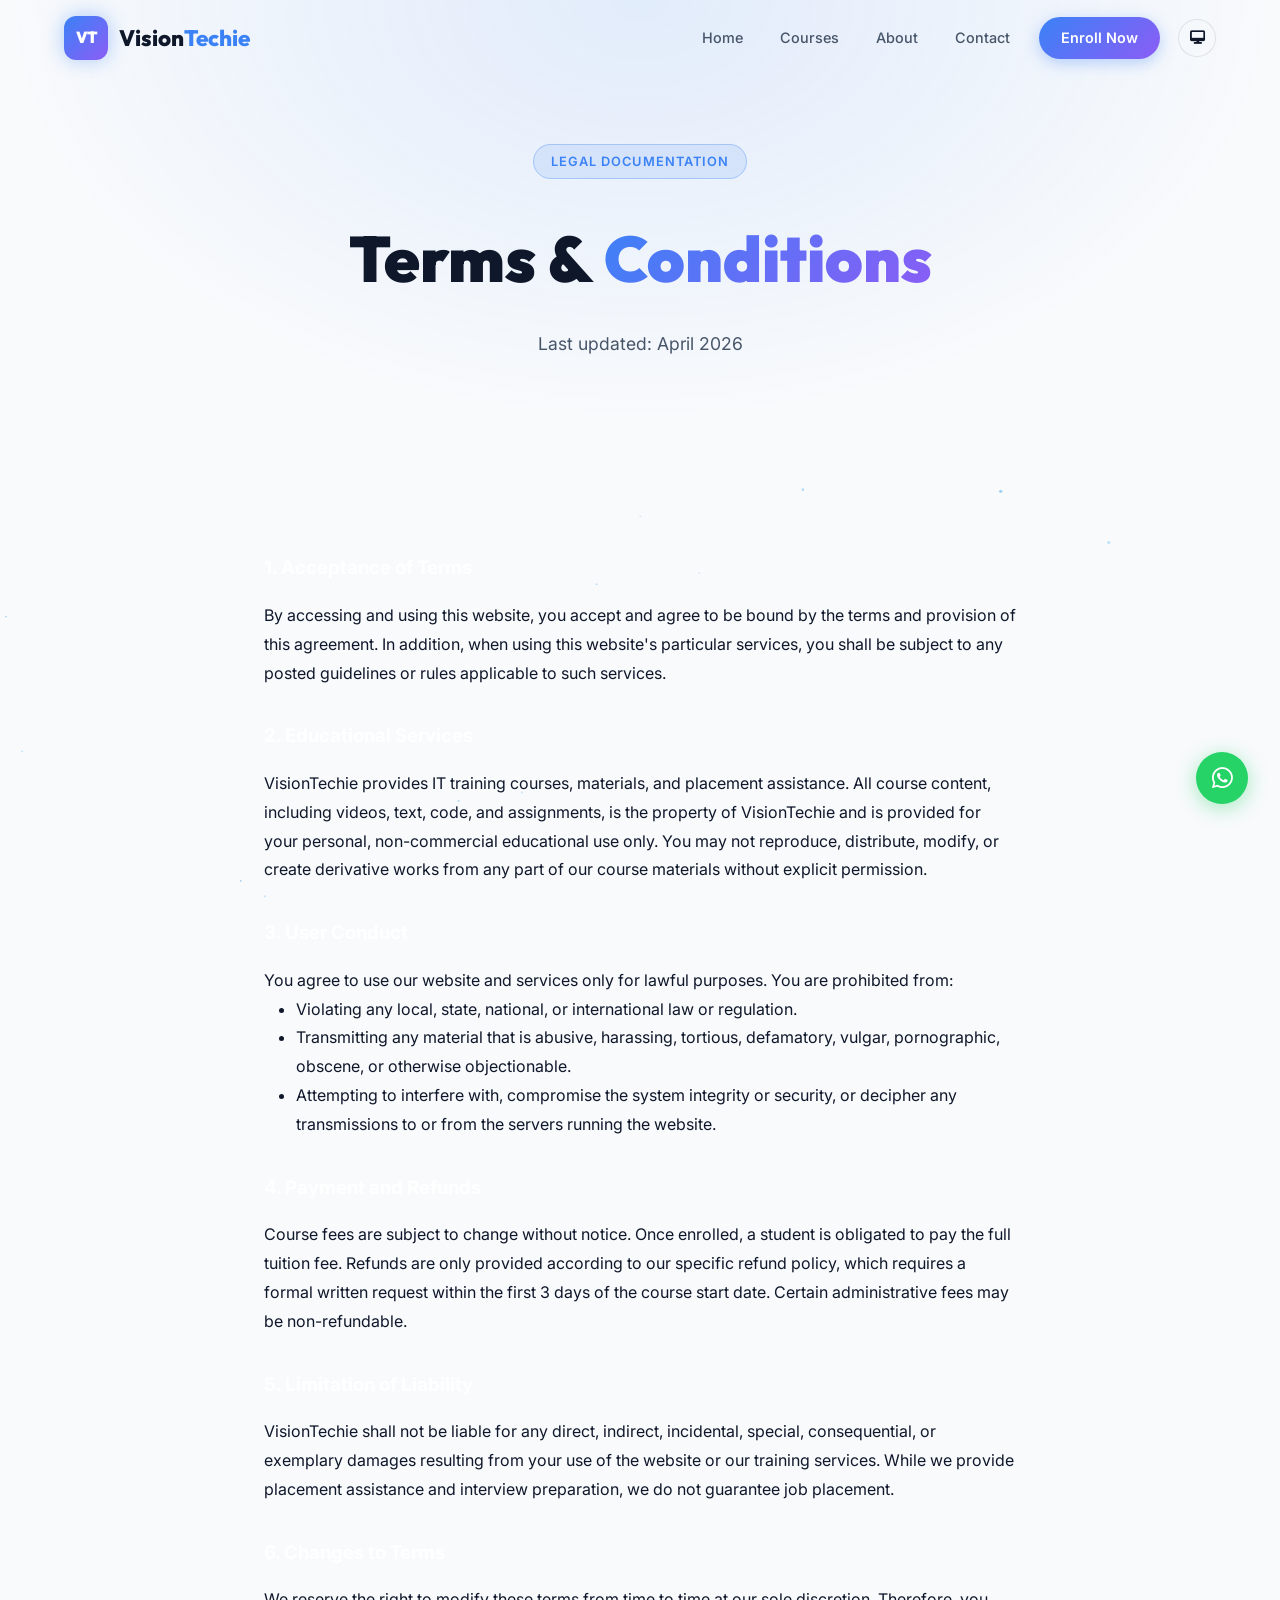
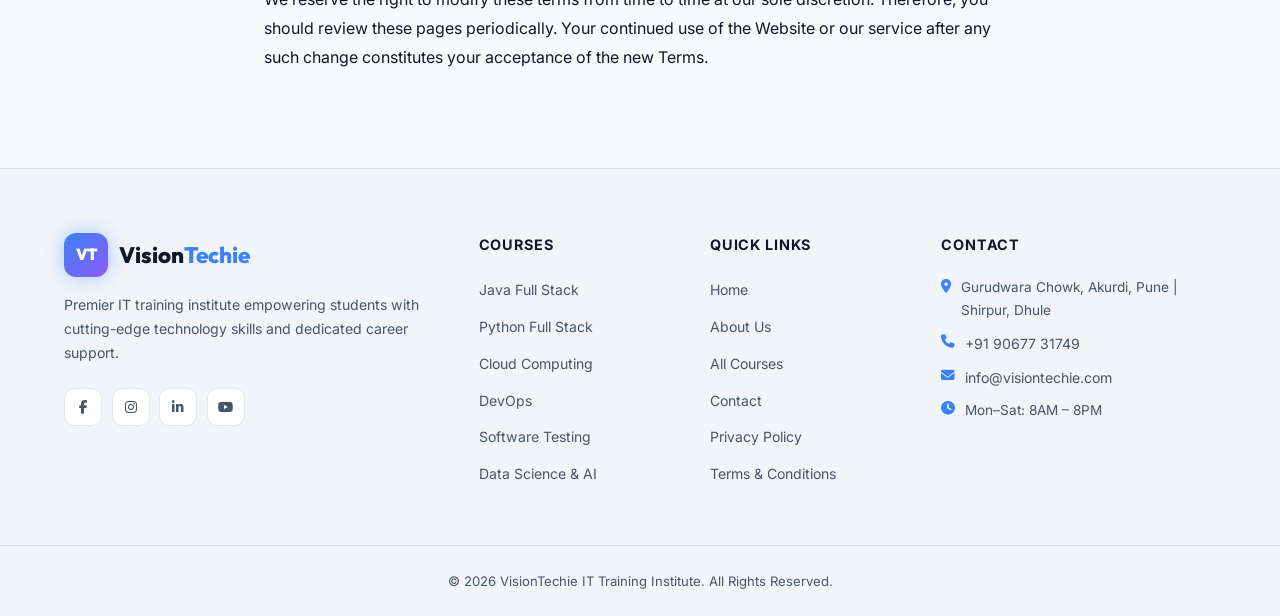
<file: terms.html>
<!DOCTYPE html>
<html lang="en">
<head>
  <meta charset="UTF-8" />
  <meta name="viewport" content="width=device-width,initial-scale=1.0" />
  <title>Terms & Conditions | VisionTechie IT Training Institute</title>
  <meta name="description" content="Terms and Conditions for VisionTechie IT Training Institute." />

  <!-- SEO & Social Sharing Tags -->
  <link rel="icon" href="images/logo.png" type="image/png" />
  <link rel="canonical" href="https://visiontechie.com/terms.html" />
  <meta property="og:title" content="Terms & Conditions | VisionTechie IT Training Institute" />
  <meta property="og:description" content="Terms and Conditions for VisionTechie IT Training Institute." />
  <meta property="og:image" content="https://visiontechie.com/images/logo.png" />
  <meta property="og:url" content="https://visiontechie.com/terms.html" />
  <meta name="twitter:card" content="summary_large_image" />

  <link rel="preconnect" href="https://fonts.googleapis.com" />
  <link href="https://fonts.googleapis.com/css2?family=Inter:wght@300;400;500;600;700;800;900&family=Outfit:wght@400;600;700;800;900&display=swap" rel="stylesheet" />
  <link rel="stylesheet" href="https://cdnjs.cloudflare.com/ajax/libs/font-awesome/6.5.0/css/all.min.css" />
  <link rel="stylesheet" href="css/style.css" />
  <link rel="stylesheet" href="css/pages.css" />
</head>

<body>
  <canvas id="particles-canvas"></canvas>

  <header class="navbar scrolled" id="navbar">
    <div class="nav-container">
      <a href="index.html" class="nav-logo">
        <div class="logo-icon">VT</div><span class="logo-text">Vision<span class="accent">Techie</span></span>
      </a>
      <nav class="nav-links" id="nav-links">
        <a href="index.html" class="nav-link">Home</a>
        <a href="courses.html" class="nav-link">Courses</a>
        <a href="about.html" class="nav-link">About</a>
        <a href="contact.html" class="nav-link">Contact</a>
        <a href="contact.html#enroll" class="nav-cta">Enroll Now</a>
        <button id="theme-toggle" class="theme-toggle-btn" aria-label="Toggle Theme"><i class="fas fa-desktop"></i></button>
      </nav>
      <button class="hamburger" id="hamburger"><span></span><span></span><span></span></button>
    </div>
  </header>

  <div class="page-hero">
    <div class="page-hero-content">
      <span class="tag">Legal Documentation</span>
      <h1>Terms & <span class="gradient-text">Conditions</span></h1>
      <p>Last updated: April 2026</p>
    </div>
  </div>

  <section class="section">
    <div class="container" style="max-width: 800px; margin: 0 auto; line-height: 1.8; color: var(--light-text);">
      
      <h3 style="color: var(--white); margin-top: 2rem; margin-bottom: 1rem;">1. Acceptance of Terms</h3>
      <p>By accessing and using this website, you accept and agree to be bound by the terms and provision of this agreement. In addition, when using this website's particular services, you shall be subject to any posted guidelines or rules applicable to such services.</p>

      <h3 style="color: var(--white); margin-top: 2rem; margin-bottom: 1rem;">2. Educational Services</h3>
      <p>VisionTechie provides IT training courses, materials, and placement assistance. All course content, including videos, text, code, and assignments, is the property of VisionTechie and is provided for your personal, non-commercial educational use only. You may not reproduce, distribute, modify, or create derivative works from any part of our course materials without explicit permission.</p>

      <h3 style="color: var(--white); margin-top: 2rem; margin-bottom: 1rem;">3. User Conduct</h3>
      <p>You agree to use our website and services only for lawful purposes. You are prohibited from:</p>
      <ul style="list-style-type: disc; margin-left: 2rem; margin-bottom: 1rem;">
        <li>Violating any local, state, national, or international law or regulation.</li>
        <li>Transmitting any material that is abusive, harassing, tortious, defamatory, vulgar, pornographic, obscene, or otherwise objectionable.</li>
        <li>Attempting to interfere with, compromise the system integrity or security, or decipher any transmissions to or from the servers running the website.</li>
      </ul>

      <h3 style="color: var(--white); margin-top: 2rem; margin-bottom: 1rem;">4. Payment and Refunds</h3>
      <p>Course fees are subject to change without notice. Once enrolled, a student is obligated to pay the full tuition fee. Refunds are only provided according to our specific refund policy, which requires a formal written request within the first 3 days of the course start date. Certain administrative fees may be non-refundable.</p>

      <h3 style="color: var(--white); margin-top: 2rem; margin-bottom: 1rem;">5. Limitation of Liability</h3>
      <p>VisionTechie shall not be liable for any direct, indirect, incidental, special, consequential, or exemplary damages resulting from your use of the website or our training services. While we provide placement assistance and interview preparation, we do not guarantee job placement.</p>

      <h3 style="color: var(--white); margin-top: 2rem; margin-bottom: 1rem;">6. Changes to Terms</h3>
      <p>We reserve the right to modify these terms from time to time at our sole discretion. Therefore, you should review these pages periodically. Your continued use of the Website or our service after any such change constitutes your acceptance of the new Terms.</p>

    </div>
  </section>

  <footer class="footer">
    <div class="footer-inner">
      <div class="f-brand">
        <div class="nav-logo">
          <div class="logo-icon">VT</div><span class="logo-text">Vision<span class="accent">Techie</span></span>
        </div>
        <p>Premier IT training institute empowering students with cutting-edge technology skills and dedicated career support.</p>
        <div class="socials">
          <a href="https://facebook.com/visiontechie" target="_blank" aria-label="Facebook"><i class="fab fa-facebook-f"></i></a>
          <a href="https://instagram.com/visiontechie" target="_blank" aria-label="Instagram"><i class="fab fa-instagram"></i></a>
          <a href="https://linkedin.com/company/visiontechie" target="_blank" aria-label="LinkedIn"><i class="fab fa-linkedin-in"></i></a>
          <a href="https://youtube.com/@visiontechie" target="_blank" aria-label="YouTube"><i class="fab fa-youtube"></i></a>
        </div>
      </div>
      <div class="f-col">
        <h4>Courses</h4>
        <ul>
          <li><a href="courses.html#java">Java Full Stack</a></li>
          <li><a href="courses.html#python">Python Full Stack</a></li>
          <li><a href="courses.html#cloud">Cloud Computing</a></li>
          <li><a href="courses.html#devops">DevOps</a></li>
          <li><a href="courses.html#testing">Software Testing</a></li>
          <li><a href="courses.html#datascience">Data Science & AI</a></li>
        </ul>
      </div>
      <div class="f-col">
        <h4>Quick Links</h4>
        <ul>
          <li><a href="index.html">Home</a></li>
          <li><a href="about.html">About Us</a></li>
          <li><a href="courses.html">All Courses</a></li>
          <li><a href="contact.html">Contact</a></li>
          <li><a href="privacy.html">Privacy Policy</a></li>
          <li><a href="terms.html">Terms & Conditions</a></li>
        </ul>
      </div>
      <div class="f-col">
        <h4>Contact</h4>
        <ul class="fcontact">
          <li><i class="fas fa-map-marker-alt"></i> Gurudwara Chowk, Akurdi, Pune | Shirpur, Dhule</li>
          <li><i class="fas fa-phone"></i><a href="tel:+919067731749">+91 90677 31749</a></li>
          <li><i class="fas fa-envelope"></i><a href="mailto:info@visiontechie.com">info@visiontechie.com</a></li>
          <li><i class="fas fa-clock"></i> Mon–Sat: 8AM – 8PM</li>
        </ul>
      </div>
    </div>
    <div class="f-bottom">
      <p>&copy; <span id="year">2026</span> VisionTechie IT Training Institute. All Rights Reserved.</p>
    </div>
  </footer>

  <button class="scroll-top" id="scroll-top-btn"><i class="fas fa-chevron-up"></i></button>
  <a href="https://wa.me/919067731749" class="wa-btn" target="_blank"><i class="fab fa-whatsapp"></i></a>
  <script src="js/main.js"></script>
</body>
</html>
</file>
<file: css/style.css>
/* ============================================
   VISIONTECHIE – Main Stylesheet
   ============================================ */

/* --- VARIABLES --- */
:root {
  --bg: #070b14;
  --bg2: #0d1220;
  --card: #111827;
  --card2: #161e2e;
  --border: rgba(99,179,237,0.12);
  --primary: #3b82f6;
  --primary-dark: #2563eb;
  --accent: #8b5cf6;
  --cyan: #06b6d4;
  --green: #10b981;
  --text: #e2e8f0;
  --muted: #94a3b8;
  --white: #ffffff;
  --grad: linear-gradient(135deg, #3b82f6, #8b5cf6);
  --grad2: linear-gradient(135deg, #06b6d4, #3b82f6);
  --font: 'Inter', sans-serif;
  --font2: 'Outfit', sans-serif;
  --radius: 16px;
  --shadow: 0 4px 32px rgba(59,130,246,0.12);
}

/* --- RESET --- */
*, *::before, *::after { box-sizing: border-box; margin: 0; padding: 0; }
html { scroll-behavior: smooth; }
body {
  font-family: var(--font);
  background: var(--bg);
  color: var(--text);
  line-height: 1.7;
  overflow-x: hidden;
}
a { text-decoration: none; color: inherit; }
img { max-width: 100%; display: block; }
ul { list-style: none; }

/* --- CANVAS --- */
#particles-canvas {
  position: fixed; inset: 0;
  pointer-events: none; z-index: 0;
}

/* --- UTILITIES --- */
.container { max-width: 1200px; margin: 0 auto; padding: 0 1.5rem; }
.section { padding: 6rem 0; position: relative; z-index: 1; }
.dark-bg { background: var(--bg2); }

.gradient-text {
  background: var(--grad);
  -webkit-background-clip: text;
  -webkit-text-fill-color: transparent;
  background-clip: text;
}

/* --- SECTION HEADER --- */
.sec-head { text-align: center; margin-bottom: 3.5rem; }
.sec-head h2 { font-family: var(--font2); font-size: clamp(2rem,4vw,2.8rem); font-weight: 800; margin: 0.6rem 0 1rem; }
.sec-head p { color: var(--muted); max-width: 600px; margin: 0 auto; font-size: 1.05rem; }
.tag {
  display: inline-block;
  padding: 0.35rem 1.1rem;
  background: rgba(59,130,246,0.12);
  border: 1px solid rgba(59,130,246,0.3);
  border-radius: 50px;
  color: var(--primary);
  font-size: 0.8rem;
  font-weight: 600;
  letter-spacing: 0.08em;
  text-transform: uppercase;
}

/* --- BUTTONS --- */
.btn {
  display: inline-flex; align-items: center; gap: 0.5rem;
  padding: 0.85rem 2rem; border-radius: 50px;
  font-weight: 600; font-size: 0.95rem;
  cursor: pointer; border: none;
  transition: all 0.3s ease;
}
.btn-primary {
  background: var(--grad);
  color: var(--white);
  box-shadow: 0 4px 20px rgba(59,130,246,0.4);
}
.btn-primary:hover { transform: translateY(-2px); box-shadow: 0 8px 30px rgba(59,130,246,0.5); }
.btn-ghost {
  background: transparent;
  color: var(--text);
  border: 1.5px solid var(--border);
}
.btn-ghost:hover { border-color: var(--primary); color: var(--primary); transform: translateY(-2px); }
.btn-lg { padding: 1rem 2.4rem; font-size: 1rem; }

/* --- NAVBAR --- */
.navbar {
  position: fixed; top: 0; left: 0; right: 0; z-index: 1000;
  padding: 1rem 0;
  transition: all 0.4s ease;
}
.navbar.scrolled {
  background: rgba(7,11,20,0.92);
  backdrop-filter: blur(16px);
  border-bottom: 1px solid var(--border);
  padding: 0.7rem 0;
}
.nav-container {
  max-width: 1200px; margin: 0 auto; padding: 0 1.5rem;
  display: flex; align-items: center; justify-content: space-between;
}
.nav-logo { display: flex; align-items: center; gap: 0.7rem; }
.logo-icon {
  width: 44px; height: 44px; border-radius: 12px;
  background: var(--grad);
  display: flex; align-items: center; justify-content: center;
  font-family: var(--font2); font-weight: 900; font-size: 1rem;
  color: white; letter-spacing: -1px;
  box-shadow: 0 0 20px rgba(59,130,246,0.4);
}
.logo-text { font-family: var(--font2); font-size: 1.4rem; font-weight: 800; color: var(--white); }
.logo-text .accent { color: var(--primary); }
.nav-links { display: flex; align-items: center; gap: 0.3rem; }
.nav-link {
  padding: 0.5rem 1rem; border-radius: 8px;
  color: var(--muted); font-weight: 500; font-size: 0.9rem;
  transition: all 0.2s;
}
.nav-link:hover, .nav-link.active { color: var(--white); background: rgba(255,255,255,0.06); }
.nav-cta {
  margin-left: 0.5rem; padding: 0.55rem 1.4rem;
  border-radius: 50px; background: var(--grad);
  color: white; font-weight: 600; font-size: 0.9rem;
  transition: all 0.3s; box-shadow: 0 4px 15px rgba(59,130,246,0.35);
}
.nav-cta:hover { transform: translateY(-2px); box-shadow: 0 6px 20px rgba(59,130,246,0.5); }
.hamburger { display: none; flex-direction: column; gap: 5px; background: none; border: none; cursor: pointer; padding: 5px; }
.hamburger span { display: block; width: 24px; height: 2px; background: var(--text); border-radius: 2px; transition: 0.3s; }

/* --- HERO --- */
.hero {
  min-height: 100vh; display: flex; flex-direction: column;
  align-items: center; justify-content: center;
  text-align: center; padding: 8rem 1.5rem 4rem;
  position: relative; z-index: 1;
  background: radial-gradient(ellipse at 50% 0%, rgba(59,130,246,0.15) 0%, transparent 70%),
              radial-gradient(ellipse at 80% 50%, rgba(139,92,246,0.08) 0%, transparent 60%),
              var(--bg);
}
.hero-badge {
  display: inline-flex; align-items: center; gap: 0.4rem;
  padding: 0.45rem 1.2rem; border-radius: 50px; margin-bottom: 1.8rem;
  background: rgba(59,130,246,0.1); border: 1px solid rgba(59,130,246,0.3);
  color: var(--primary); font-size: 0.82rem; font-weight: 600;
  animation: fadeInDown 0.6s ease;
}
.hero h1 {
  font-family: var(--font2); font-size: clamp(2.8rem,6vw,5rem);
  font-weight: 900; line-height: 1.1; margin-bottom: 1.4rem;
  animation: fadeInUp 0.7s ease 0.1s both;
}
.hero h1::after {
  content: '|';
  color: var(--primary);
  font-weight: 300;
  animation: blinkCursor 1s step-start infinite;
}
.hero-sub {
  color: var(--muted); max-width: 640px; margin: 0 auto 2.5rem;
  font-size: 1.1rem; line-height: 1.75;
  animation: fadeInUp 0.7s ease 0.2s both;
}
.hero-btns { display: flex; gap: 1rem; justify-content: center; flex-wrap: wrap; margin-bottom: 4rem; animation: fadeInUp 0.7s ease 0.3s both; }
.hero-stats {
  display: flex; gap: 0; align-items: center;
  background: rgba(255,255,255,0.04);
  border: 1px solid var(--border); border-radius: var(--radius);
  padding: 1.5rem 2.5rem; flex-wrap: wrap; justify-content: center;
  animation: fadeInUp 0.7s ease 0.4s both;
}
.stat { text-align: center; padding: 0.5rem 2rem; }
.stat .num { font-family: var(--font2); font-size: 2.2rem; font-weight: 800; color: var(--white); }
.stat span:nth-child(2) { font-size: 1.5rem; font-weight: 800; color: var(--primary); }
.stat small { display: block; color: var(--muted); font-size: 0.8rem; margin-top: 0.2rem; }
.sdiv { width: 1px; height: 50px; background: var(--border); }
.scroll-hint { display: flex; flex-direction: column; align-items: center; gap: 0.5rem; margin-top: 3rem; color: var(--muted); font-size: 0.75rem; }
.mouse { width: 24px; height: 38px; border: 2px solid var(--muted); border-radius: 12px; display: flex; justify-content: center; padding-top: 6px; }
.wheel { width: 3px; height: 8px; background: var(--primary); border-radius: 3px; animation: scrollWheel 1.5s ease infinite; }

/* --- TICKER --- */
.ticker { background: var(--grad); padding: 0.9rem 0; overflow: hidden; position: relative; z-index: 1; }
.ticker-track { display: flex; gap: 2.5rem; white-space: nowrap; animation: ticker 25s linear infinite; }
.ticker-track span { color: white; font-weight: 600; font-size: 0.88rem; display: flex; align-items: center; gap: 0.5rem; }
.ticker-track i { opacity: 0.8; }

/* --- FEATURES GRID --- */
.features-grid { display: grid; grid-template-columns: repeat(3,1fr); gap: 1.5rem; }
.feat-card {
  background: var(--card); border: 1px solid var(--border);
  border-radius: var(--radius); padding: 2rem;
  transition: all 0.3s ease;
}
.feat-card:hover { border-color: rgba(59,130,246,0.4); transform: translateY(-6px); box-shadow: var(--shadow); }
.feat-icon {
  width: 56px; height: 56px; border-radius: 14px;
  background: rgba(59,130,246,0.1); display: flex; align-items: center; justify-content: center;
  font-size: 1.4rem; color: var(--primary); margin-bottom: 1.2rem;
}
.feat-card h3 { font-size: 1.25rem; font-weight: 700; margin-bottom: 0.6rem; }
.feat-card p { color: var(--muted); font-size: 1rem; line-height: 1.65; }

/* --- COURSES GRID --- */
.courses-grid { display: grid; grid-template-columns: repeat(3,1fr); gap: 1.5rem; }
.course-card {
  background: var(--card2); border: 1px solid var(--border);
  border-radius: var(--radius); padding: 1.8rem;
  position: relative; transition: all 0.3s ease;
}
.course-card:hover { border-color: rgba(59,130,246,0.4); transform: translateY(-6px); box-shadow: var(--shadow); }
.c-icon {
  width: 54px; height: 54px; border-radius: 14px;
  display: flex; align-items: center; justify-content: center;
  font-size: 1.6rem; margin-bottom: 1rem;
}
.java-c { background: rgba(240,98,27,0.1); color: #f0621b; }
.py-c { background: rgba(52,179,73,0.1); color: #34b349; }
.cl-c { background: rgba(6,182,212,0.1); color: var(--cyan); }
.dv-c { background: rgba(139,92,246,0.1); color: var(--accent); }
.tst-c { background: rgba(239,68,68,0.1); color: #ef4444; }
.ds-c { background: rgba(59,130,246,0.1); color: var(--primary); }
.c-badge {
  position: absolute; top: 1.2rem; right: 1.2rem;
  padding: 0.25rem 0.7rem; border-radius: 50px;
  font-size: 0.72rem; font-weight: 700; text-transform: uppercase;
  background: rgba(59,130,246,0.15); color: var(--primary); border: 1px solid rgba(59,130,246,0.25);
}
.c-badge.hot { background: rgba(239,68,68,0.12); color: #f87171; border-color: rgba(239,68,68,0.25); }
.course-card h3 { font-size: 1.25rem; font-weight: 700; margin-bottom: 0.6rem; }
.course-card p { color: var(--muted); font-size: 0.95rem; line-height: 1.6; margin-bottom: 1.2rem; }
.c-meta { display: flex; gap: 1rem; font-size: 0.8rem; color: var(--muted); margin-bottom: 1.2rem; }
.c-meta span { display: flex; align-items: center; gap: 0.35rem; }
.c-btn {
  display: inline-flex; align-items: center; gap: 0.4rem;
  font-size: 0.85rem; font-weight: 600; color: var(--primary);
  transition: gap 0.2s;
}
.c-btn:hover { gap: 0.7rem; }

/* --- ABOUT GRID --- */
.about-grid { display: grid; grid-template-columns: 1fr 1fr; gap: 4rem; align-items: center; }
.about-img-box { position: relative; }
.about-img { border-radius: var(--radius); width: 100%; object-fit: cover; border: 1px solid var(--border); }
.ab-badge {
  position: absolute; bottom: -1.5rem; right: -1.5rem;
  display: flex; align-items: center; gap: 0.75rem;
  background: var(--grad); padding: 1rem 1.5rem;
  border-radius: var(--radius); box-shadow: 0 8px 30px rgba(59,130,246,0.4);
  color: white;
}
.ab-badge i { font-size: 1.6rem; }
.ab-badge strong { display: block; font-size: 1.1rem; }
.ab-badge small { font-size: 0.78rem; opacity: 0.85; }
.about-txt { padding-left: 1rem; }
.about-txt .tag { margin-bottom: 1rem; display: inline-block; }
.about-txt h2 { font-family: var(--font2); font-size: clamp(1.8rem,3vw,2.4rem); font-weight: 800; margin: 0.6rem 0 1.2rem; }
.about-txt p { color: var(--muted); margin-bottom: 1rem; line-height: 1.75; }
.highlights { display: grid; grid-template-columns: 1fr 1fr; gap: 0.7rem; margin: 1.5rem 0; }
.highlights div { display: flex; align-items: center; gap: 0.5rem; font-size: 0.88rem; font-weight: 500; }
.highlights i { color: var(--green); }

/* --- TESTIMONIALS --- */
.tslider { position: relative; }
.tcard {
  display: none; background: var(--card2); border: 1px solid var(--border);
  border-radius: var(--radius); padding: 2.5rem; max-width: 760px; margin: 0 auto;
}
.tcard.active { display: block; animation: fadeIn 0.5s ease; }
.tq { font-size: 2.5rem; color: var(--primary); opacity: 0.3; margin-bottom: 1rem; line-height: 1; }
.tcard p { font-size: 1.05rem; color: var(--text); line-height: 1.8; margin-bottom: 1.8rem; font-style: italic; }
.tauthor { display: flex; align-items: center; gap: 1rem; }
.tavatar {
  width: 50px; height: 50px; border-radius: 50%;
  display: flex; align-items: center; justify-content: center;
  font-weight: 700; font-size: 0.9rem; flex-shrink: 0;
}
.av1 { background: linear-gradient(135deg,#3b82f6,#8b5cf6); color: white; }
.av2 { background: linear-gradient(135deg,#06b6d4,#3b82f6); color: white; }
.av3 { background: linear-gradient(135deg,#10b981,#06b6d4); color: white; }
.tauthor > div strong { display: block; font-weight: 700; }
.tauthor > div span { font-size: 0.85rem; color: var(--muted); }
.tstars { margin-left: auto; color: #f59e0b; }
.tdots { display: flex; justify-content: center; gap: 0.5rem; margin-top: 2rem; }
.dot {
  width: 10px; height: 10px; border-radius: 50%;
  background: var(--border); border: none; cursor: pointer; transition: all 0.3s;
}
.dot.active { background: var(--primary); transform: scale(1.3); }

/* --- PARTNERS --- */
.partners-row { display: flex; flex-wrap: wrap; gap: 1rem; justify-content: center; }
.partner {
  padding: 1rem 2rem; border-radius: 12px;
  background: var(--card); border: 1px solid var(--border);
  font-weight: 700; font-size: 1rem; color: var(--muted);
  transition: all 0.3s;
}
.partner:hover { color: var(--primary); border-color: rgba(59,130,246,0.4); transform: translateY(-3px); }

/* --- CTA BAND --- */
.cta-band {
  padding: 5rem 1.5rem; text-align: center;
  background: radial-gradient(ellipse at center, rgba(59,130,246,0.1) 0%, transparent 70%), var(--bg2);
  position: relative; z-index: 1;
  border-top: 1px solid var(--border); border-bottom: 1px solid var(--border);
}
.cta-band h2 { font-family: var(--font2); font-size: clamp(2rem,4vw,3rem); font-weight: 800; margin-bottom: 1rem; }
.cta-band p { color: var(--muted); font-size: 1.05rem; margin-bottom: 2.5rem; }
.cta-btns { display: flex; gap: 1rem; justify-content: center; flex-wrap: wrap; }

/* --- FOOTER --- */
.footer { background: #050810; border-top: 1px solid var(--border); padding-top: 4rem; position: relative; z-index: 1; }
.footer-inner { max-width: 1200px; margin: 0 auto; padding: 0 1.5rem; display: grid; grid-template-columns: 2fr 1fr 1fr 1.5fr; gap: 3rem; padding-bottom: 3rem; }
.f-brand p { color: var(--muted); font-size: 0.88rem; line-height: 1.7; margin: 1rem 0 1.5rem; }
.socials { display: flex; gap: 0.6rem; }
.socials a {
  width: 38px; height: 38px; border-radius: 10px;
  background: var(--card); border: 1px solid var(--border);
  display: flex; align-items: center; justify-content: center;
  color: var(--muted); font-size: 0.85rem; transition: all 0.3s;
}
.socials a:hover { background: var(--primary); color: white; border-color: var(--primary); transform: translateY(-2px); }
.f-col h4 { font-size: 0.9rem; font-weight: 700; text-transform: uppercase; letter-spacing: 0.06em; color: var(--white); margin-bottom: 1.2rem; }
.f-col ul li { margin-bottom: 0.6rem; }
.f-col ul li a { color: var(--muted); font-size: 0.88rem; transition: color 0.2s; }
.f-col ul li a:hover { color: var(--primary); }
.fcontact li { display: flex; align-items: flex-start; gap: 0.6rem; color: var(--muted); font-size: 0.85rem; margin-bottom: 0.8rem; }
.fcontact i { color: var(--primary); margin-top: 0.2rem; flex-shrink: 0; }
.fcontact a { color: var(--muted); }
.fcontact a:hover { color: var(--primary); }
.f-bottom {
  border-top: 1px solid var(--border); padding: 1.5rem;
  text-align: center; color: var(--muted); font-size: 0.82rem;
}

/* --- SCROLL TOP --- */
.scroll-top {
  position: fixed; bottom: 2rem; right: 2rem; z-index: 999;
  width: 46px; height: 46px; border-radius: 50%;
  background: var(--grad); color: white; border: none;
  cursor: pointer; display: none; align-items: center; justify-content: center;
  font-size: 1rem; box-shadow: 0 4px 20px rgba(59,130,246,0.4);
  transition: transform 0.2s;
}
.scroll-top.visible { display: flex; }
.scroll-top:hover { transform: translateY(-3px); }

/* --- WHATSAPP --- */
.wa-btn {
  position: fixed; bottom: 6rem; right: 2rem; z-index: 999;
  width: 52px; height: 52px; border-radius: 50%;
  background: #25d366; color: white;
  display: flex; align-items: center; justify-content: center;
  font-size: 1.5rem; box-shadow: 0 4px 20px rgba(37,211,102,0.4);
  transition: transform 0.2s;
}
.wa-btn:hover { transform: scale(1.1); }

/* --- ANIMATIONS --- */
@keyframes fadeInDown { from { opacity:0; transform:translateY(-20px); } to { opacity:1; transform:translateY(0); } }
@keyframes fadeInUp { from { opacity:0; transform:translateY(30px); } to { opacity:1; transform:translateY(0); } }
@keyframes fadeIn { from { opacity:0; } to { opacity:1; } }
@keyframes ticker { 0% { transform:translateX(0); } 100% { transform:translateX(-50%); } }
@keyframes scrollWheel { 0%,100% { transform:translateY(0); opacity:1; } 50% { transform:translateY(8px); opacity:0.4; } }
@keyframes blinkCursor { 50% { opacity: 0; } }

/* --- REVEAL ANIMATION --- */
.reveal { opacity: 0; transform: translateY(40px); transition: opacity 0.8s cubic-bezier(0.16, 1, 0.3, 1), transform 0.8s cubic-bezier(0.16, 1, 0.3, 1); }
.reveal.visible { opacity: 1; transform: translateY(0); }

/* --- RESPONSIVE --- */
@media (max-width: 1024px) {
  .features-grid, .courses-grid { grid-template-columns: repeat(2,1fr); }
  .footer-inner { grid-template-columns: repeat(2,1fr); }
}
@media (max-width: 768px) {
  .nav-links { display: none; flex-direction: column; position: absolute; top: 70px; left: 0; right: 0; background: rgba(7,11,20,0.97); border-bottom: 1px solid var(--border); padding: 1rem 1.5rem 1.5rem; gap: 0.3rem; }
  .nav-links.open { display: flex; }
  .nav-cta { display: inline-flex; width: fit-content; }
  .hamburger { display: flex; }
  .nav-container { position: relative; }
  .features-grid, .courses-grid { grid-template-columns: 1fr; }
  .about-grid { grid-template-columns: 1fr; }
  .about-img-box { display: none; }
  .about-txt { padding: 0; }
  .hero-stats { gap: 0; flex-direction: row; flex-wrap: wrap; }
  .sdiv { display: none; }
  .stat { padding: 0.8rem 1rem; }
  .footer-inner { grid-template-columns: 1fr; gap: 2rem; }
  .highlights { grid-template-columns: 1fr; }
}
@media (max-width: 480px) {
  .hero h1 { font-size: 2.2rem; }
  .hero-btns { flex-direction: column; align-items: center; }
  .cta-btns { flex-direction: column; align-items: center; }
}

/* --- THEME TOGGLE --- */
.theme-toggle-btn {
  background: rgba(255,255,255,0.06); border: 1px solid var(--border);
  color: var(--text); width: 38px; height: 38px; border-radius: 50%;
  display: flex; align-items: center; justify-content: center;
  cursor: pointer; transition: all 0.3s; margin-left: 0.8rem;
}
.theme-toggle-btn:hover { background: var(--grad); color: white; border-color: transparent; }
@media (max-width: 768px) { .theme-toggle-btn { margin-left: 0; margin-top: 1rem; width: 44px; height: 44px; } }

/* --- LIGHT THEME VARIABLES --- */
[data-theme="light"] {
  --bg: #f8fafc;
  --bg2: #ffffff;
  --card: #ffffff;
  --card2: #f1f5f9;
  --border: rgba(15,23,42,0.1);
  --text: #0f172a;
  --muted: #475569;
  --shadow: 0 4px 32px rgba(0,0,0,0.06);
}
[data-theme="light"] .navbar.scrolled { background: rgba(248,250,252,0.92); border-bottom: 1px solid rgba(0,0,0,0.1); }
[data-theme="light"] .nav-links.open { background: rgba(248,250,252,0.97); }
[data-theme="light"] .logo-text { color: var(--text); }
[data-theme="light"] .nav-link { color: var(--muted); }
[data-theme="light"] .nav-link:hover, [data-theme="light"] .nav-link.active { color: var(--primary); background: rgba(0,0,0,0.05); }
[data-theme="light"] .hamburger span { background: var(--text); }
[data-theme="light"] .hero { background: radial-gradient(ellipse at 50% 0%, rgba(59,130,246,0.1) 0%, transparent 70%), var(--bg); }
[data-theme="light"] .hero-stats { background: #ffffff; }
[data-theme="light"] .stat .num { color: var(--text); }
[data-theme="light"] .footer { background: #f1f5f9; border-top: 1px solid var(--border); }
[data-theme="light"] .f-col h4 { color: var(--text); }
[data-theme="light"] .form-perks .perk { background: rgba(0,0,0,0.03); }
[data-theme="light"] .form-group input, [data-theme="light"] .form-group select { background: #fff; color: var(--text); border-color: var(--border); }
[data-theme="light"] .theme-toggle-btn:hover { background: var(--grad); color: white; border-color: transparent; }

/* --- TEXT HIGHLIGHT --- */
.text-highlight {
  background: rgba(59,130,246,0.15);
  color: var(--primary);
  padding: 0 0.4rem;
  border-radius: 4px;
  font-weight: 700;
}
[data-theme="light"] .text-highlight {
  background: rgba(59,130,246,0.1);
}
</file>
<file: css/pages.css>
/* ============================================
   VISIONTECHIE – Pages Stylesheet (pages.css)
   ============================================ */

/* PAGE HERO */
.page-hero {
  min-height: 42vh; display: flex; align-items: center; justify-content: center;
  text-align: center; padding: 9rem 1.5rem 4rem;
  background: radial-gradient(ellipse at 50% 0%, rgba(59,130,246,0.12) 0%, transparent 70%), var(--bg);
  position: relative; z-index: 1;
}
.page-hero-content .tag { margin-bottom: 1rem; display: inline-block; }
.page-hero h1 { font-family: var(--font2); font-size: clamp(2.5rem,5vw,4rem); font-weight: 900; margin: 0.6rem 0 1rem; }
.page-hero p { color: var(--muted); font-size: 1.1rem; max-width: 600px; margin: 0 auto; }

/* SECTION SEPARATOR */
.section-sep { height: 1px; background: var(--border); }

/* COURSE DETAIL */
.course-detail { max-width: 900px; }
.course-detail h2 { font-family: var(--font2); font-size: clamp(1.6rem,3vw,2.2rem); font-weight: 800; margin-bottom: 0.8rem; }
.cd-desc { color: var(--muted); font-size: 1.05rem; line-height: 1.75; margin-bottom: 2rem; }
.cd-meta-row { display: grid; grid-template-columns: repeat(4,1fr); gap: 1rem; margin-bottom: 1.5rem; }
.cd-meta-item {
  display: flex; align-items: center; gap: 0.75rem;
  background: var(--card); border: 1px solid var(--border);
  border-radius: 12px; padding: 1rem;
}
.cd-meta-item i { font-size: 1.3rem; color: var(--primary); }
.cd-meta-item strong { display: block; font-size: 0.9rem; }
.cd-meta-item small { color: var(--muted); font-size: 0.78rem; }
.syllabus-grid { display: grid; grid-template-columns: repeat(3,1fr); gap: 0.6rem; }
.syl-item {
  display: flex; align-items: center; gap: 0.5rem;
  padding: 0.65rem 1rem; background: rgba(59,130,246,0.06);
  border: 1px solid rgba(59,130,246,0.15); border-radius: 8px;
  font-size: 0.85rem; color: var(--text);
}
.syl-item i { color: var(--green); font-size: 0.75rem; flex-shrink: 0; }

/* ABOUT MISSION/VISION */
.mv-grid { display: grid; grid-template-columns: repeat(3,1fr); gap: 1.5rem; }
.mv-card {
  background: var(--card); border: 1px solid var(--border);
  border-radius: var(--radius); padding: 2.2rem; text-align: center;
  transition: all 0.3s;
}
.mv-card:hover { border-color: rgba(59,130,246,0.4); transform: translateY(-5px); box-shadow: var(--shadow); }
.mv-icon {
  width: 64px; height: 64px; border-radius: 16px;
  background: var(--grad); display: flex; align-items: center; justify-content: center;
  font-size: 1.6rem; color: white; margin: 0 auto 1.4rem;
  box-shadow: 0 6px 20px rgba(59,130,246,0.3);
}
.mv-card h3 { font-size: 1.25rem; font-weight: 700; margin-bottom: 0.8rem; }
.mv-card p { color: var(--muted); font-size: 1rem; line-height: 1.7; }

/* STATS BAND */
.stats-band {
  display: grid; grid-template-columns: repeat(6,1fr); gap: 1.5rem;
}
.sb-item {
  text-align: center; background: var(--card); border: 1px solid var(--border);
  border-radius: var(--radius); padding: 2rem 1rem; transition: all 0.3s;
}
.sb-item:hover { border-color: rgba(59,130,246,0.4); transform: translateY(-4px); }
.sb-item .num { font-family: var(--font2); font-size: 2.2rem; font-weight: 900; color: var(--white); }
.sb-item > span:nth-child(2) { font-size: 1.5rem; font-weight: 800; color: var(--primary); }
.sb-item small { display: block; color: var(--muted); font-size: 0.8rem; margin-top: 0.4rem; }

/* TRAINERS */
.trainers-grid { display: grid; grid-template-columns: repeat(4,1fr); gap: 1.5rem; }
.trainer-card {
  background: var(--card2); border: 1px solid var(--border);
  border-radius: var(--radius); padding: 2rem; text-align: center;
  transition: all 0.3s;
}
.trainer-card:hover { border-color: rgba(59,130,246,0.4); transform: translateY(-5px); }
.trainer-avatar {
  width: 70px; height: 70px; border-radius: 50%;
  display: flex; align-items: center; justify-content: center;
  font-family: var(--font2); font-size: 1.3rem; font-weight: 800;
  color: white; margin: 0 auto 1.2rem; box-shadow: 0 6px 20px rgba(0,0,0,0.3);
}
.t1 { background: linear-gradient(135deg,#3b82f6,#8b5cf6); }
.t2 { background: linear-gradient(135deg,#06b6d4,#10b981); }
.t3 { background: linear-gradient(135deg,#f59e0b,#ef4444); }
.t4 { background: linear-gradient(135deg,#8b5cf6,#ec4899); }
.trainer-card h3 { font-size: 1rem; font-weight: 700; margin-bottom: 0.3rem; }
.trainer-role { font-size: 0.82rem; color: var(--primary); font-weight: 600; display: block; margin-bottom: 0.8rem; }
.trainer-card p { color: var(--muted); font-size: 0.83rem; line-height: 1.65; margin-bottom: 1rem; }
.trainer-exp { font-size: 0.8rem; color: var(--muted); display: flex; align-items: center; justify-content: center; gap: 0.4rem; }
.trainer-exp i { color: var(--primary); }

/* CERTIFICATIONS */
.cert-row { display: flex; flex-wrap: wrap; gap: 1rem; justify-content: center; }
.cert-card {
  display: flex; flex-direction: column; align-items: center; gap: 0.5rem;
  padding: 1.5rem 2rem; background: var(--card); border: 1px solid var(--border);
  border-radius: var(--radius); min-width: 140px; transition: all 0.3s;
}
.cert-card:hover { border-color: rgba(59,130,246,0.4); transform: translateY(-4px); }
.cert-card i { font-size: 2rem; color: var(--primary); }
.cert-card strong { font-size: 0.9rem; font-weight: 700; }
.cert-card small { color: var(--muted); font-size: 0.78rem; }

/* CONTACT CARDS */
.contact-cards { display: grid; grid-template-columns: repeat(4,1fr); gap: 1.5rem; }
.contact-card {
  background: var(--card); border: 1px solid var(--border);
  border-radius: var(--radius); padding: 2rem; text-align: center;
  transition: all 0.3s;
}
.contact-card:hover { border-color: rgba(59,130,246,0.4); transform: translateY(-5px); box-shadow: var(--shadow); }
.cc-icon {
  width: 56px; height: 56px; border-radius: 14px;
  background: var(--grad); display: flex; align-items: center; justify-content: center;
  font-size: 1.3rem; color: white; margin: 0 auto 1.2rem;
}
.contact-card h3 { font-size: 1.25rem; font-weight: 700; margin-bottom: 0.6rem; }
.contact-card p { color: var(--muted); font-size: 1rem; line-height: 1.8; }
.contact-card a { color: var(--primary); }
.contact-card a:hover { text-decoration: underline; }

/* ENROLLMENT FORM LAYOUT */
.form-layout { display: grid; grid-template-columns: 1fr 1fr; gap: 4rem; align-items: start; }
.form-info .tag { margin-bottom: 1rem; display: inline-block; }
.form-info h2 { font-family: var(--font2); font-size: clamp(1.7rem,3vw,2.3rem); font-weight: 800; margin: 0.6rem 0 1.2rem; }
.form-info p { color: var(--muted); line-height: 1.75; margin-bottom: 1.5rem; }
.form-perks { display: grid; grid-template-columns: 1fr 1fr; gap: 0.6rem; margin-bottom: 2rem; }
.perk { display: flex; align-items: center; gap: 0.5rem; font-size: 0.88rem; font-weight: 500; }
.perk i { color: var(--green); }
.form-contact-quick { display: flex; gap: 0.8rem; flex-wrap: wrap; }
.form-box {
  background: var(--card); border: 1px solid var(--border);
  border-radius: var(--radius); padding: 2.5rem;
}
.form-box h3 { font-size: 1.2rem; font-weight: 700; margin-bottom: 1.8rem; }
.enroll-form { display: flex; flex-direction: column; gap: 1rem; }
.form-row { display: grid; grid-template-columns: 1fr 1fr; gap: 1rem; }
.form-group { display: flex; flex-direction: column; gap: 0.4rem; }
.form-group label { font-size: 0.9rem; font-weight: 600; color: var(--text); }
.form-group input, .form-group select, .form-group textarea {
  padding: 0.75rem 1rem; border-radius: 10px;
  background: var(--bg); border: 1px solid var(--border);
  color: var(--text); font-family: var(--font); font-size: 0.9rem;
  transition: border-color 0.2s;
  outline: none;
}
.form-group input:focus, .form-group select:focus, .form-group textarea:focus {
  border-color: var(--primary);
  box-shadow: 0 0 0 3px rgba(59,130,246,0.1);
}
.form-group select option { background: var(--bg2); }
.success-msg {
  flex-direction: column; align-items: center; text-align: center;
  gap: 1rem; padding: 3rem;
}
.success-msg i { font-size: 3rem; color: var(--green); }
.success-msg h3 { font-size: 1.4rem; font-weight: 700; }
.success-msg p { color: var(--muted); }

/* MAP */
.map-box { border-radius: var(--radius); overflow: hidden; border: 1px solid var(--border); }

/* RESPONSIVE – PAGES */
@media (max-width: 1024px) {
  .mv-grid { grid-template-columns: repeat(2,1fr); }
  .stats-band { grid-template-columns: repeat(3,1fr); }
  .trainers-grid { grid-template-columns: repeat(2,1fr); }
  .contact-cards { grid-template-columns: repeat(2,1fr); }
  .syllabus-grid { grid-template-columns: repeat(2,1fr); }
  .cd-meta-row { grid-template-columns: repeat(2,1fr); }
  .form-layout { grid-template-columns: 1fr; gap: 2.5rem; }
}
@media (max-width: 768px) {
  .mv-grid, .trainers-grid, .contact-cards { grid-template-columns: 1fr; }
  .stats-band { grid-template-columns: repeat(2,1fr); }
  .syllabus-grid { grid-template-columns: 1fr 1fr; }
  .form-row { grid-template-columns: 1fr; }
  .form-perks { grid-template-columns: 1fr; }
}
@media (max-width: 480px) {
  .syllabus-grid { grid-template-columns: 1fr; }
  .cd-meta-row { grid-template-columns: 1fr 1fr; }
}
</file>
